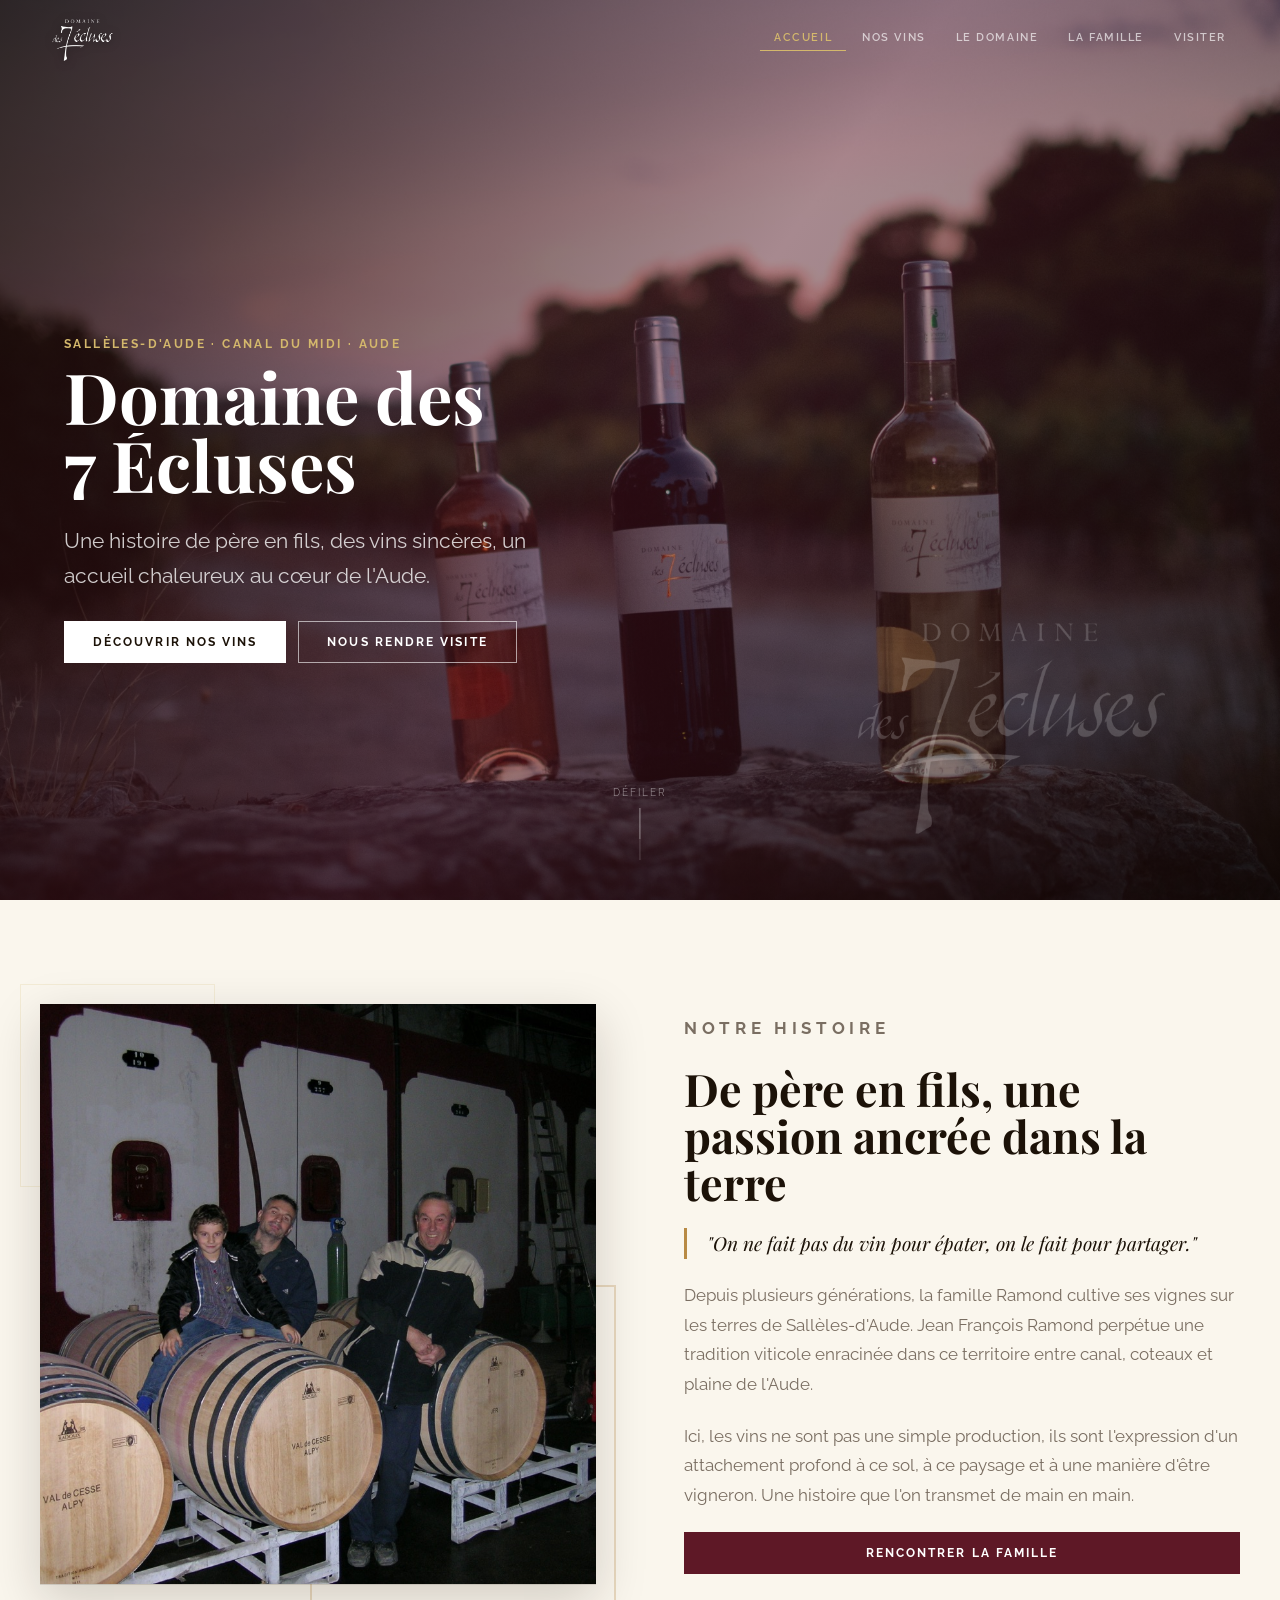
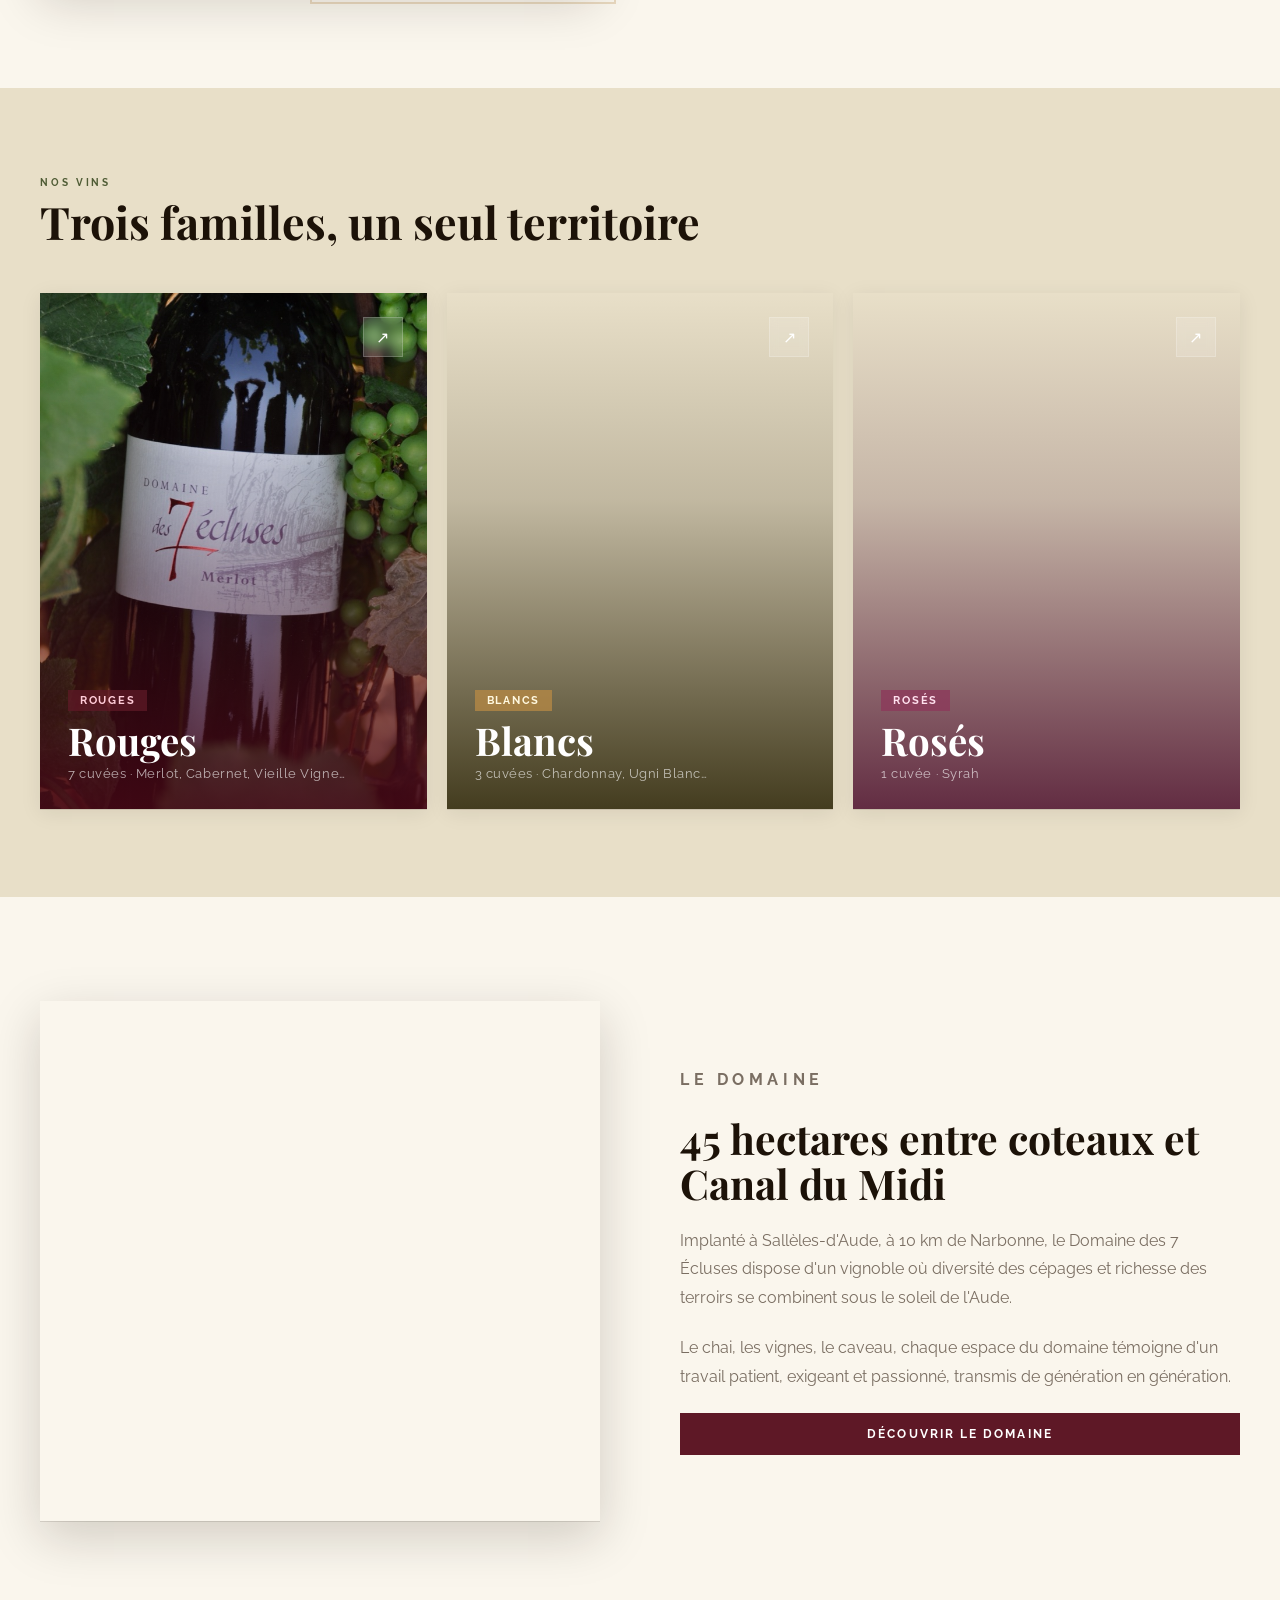
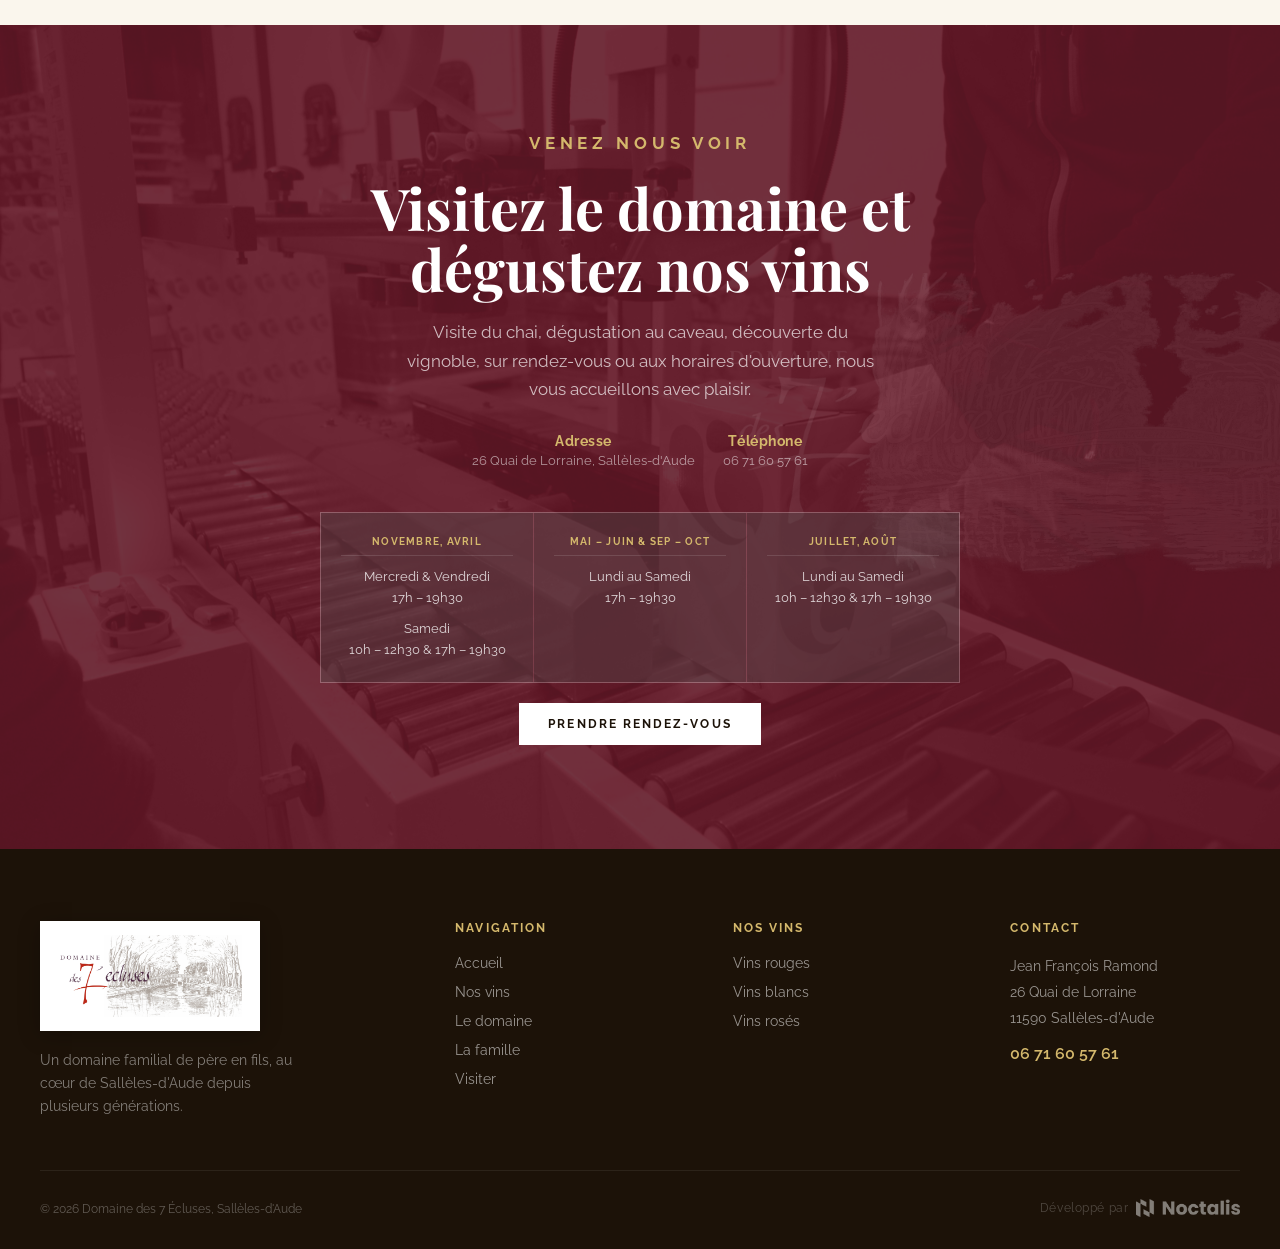
<file: index.html>
<!DOCTYPE html>
<html lang="fr">
<head>
  <meta charset="UTF-8" />
  <script>if(sessionStorage.getItem('site7ecluses_loaded'))document.documentElement.classList.add('skip-loader');</script>
  <meta name="viewport" content="width=device-width, initial-scale=1.0" />
  <title>Domaine des 7 Écluses, Vins de Sallèles-d'Aude</title>
  <meta name="description" content="Domaine des 7 Écluses à Sallèles-d'Aude : vins rouges, blancs et rosés, transmission de père en fils au cœur du Canal du Midi." />
  <link rel="preconnect" href="https://fonts.googleapis.com" />
  <link rel="preconnect" href="https://fonts.gstatic.com" crossorigin />
  <link rel="preload" href="https://fonts.googleapis.com/css2?family=Playfair+Display:ital,wght@0,400;0,600;0,700;0,800;1,400;1,600;1,700&family=Raleway:wght@300;400;500;600;700&display=swap" as="style" onload="this.onload=null;this.rel='stylesheet'" />
  <noscript><link rel="stylesheet" href="https://fonts.googleapis.com/css2?family=Playfair+Display:ital,wght@0,400;0,600;0,700;0,800;1,400;1,600;1,700&family=Raleway:wght@300;400;500;600;700&display=swap" /></noscript>
  <link rel="icon" type="image/png" href="favicon/favicon-7-ecluses.png" />
  <link rel="preload" href="img/hero-home.jpg" as="image" fetchpriority="high" />
  <link rel="stylesheet" href="style.css" />
</head>
<body>

  <!-- LOADER -->
  <div class="loader" aria-hidden="true">
    <img src="logo/logo-7-ecluses-texte-blanc.png" alt="" class="loader__logo" />
    <div class="loader__bar-wrap"><div class="loader__bar"></div></div>
  </div>

  <!-- NAVIGATION -->
  <nav class="site-nav" aria-label="Navigation principale">
    <div class="nav-inner">
      <a href="index.html" class="nav-brand" aria-label="Accueil, Domaine des 7 Écluses">
        <img src="logo/logo-7-ecluses-texte-blanc.png" alt="Domaine des 7 Écluses" class="nav-brand__logo" />
      </a>
      <div class="nav-links">
        <a href="index.html" class="is-active">Accueil</a>
        <a href="vins.html">Nos vins</a>
        <a href="domaine.html">Le domaine</a>
        <a href="equipe.html">La famille</a>
        <a href="visiter.html">Visiter</a>
      </div>
      <button class="nav-burger" aria-expanded="false" aria-label="Menu">
        <span></span><span></span><span></span>
      </button>
    </div>
  </nav>

  <!-- MOBILE MENU -->
  <div class="nav-mobile" role="dialog" aria-label="Menu mobile">
    <a href="index.html" class="is-active">Accueil</a>
    <a href="vins.html">Nos vins</a>
    <a href="domaine.html">Le domaine</a>
    <a href="equipe.html">La famille</a>
    <a href="visiter.html">Visiter</a>
    <p class="nav-mobile__sub">06 71 60 57 61</p>
  </div>

  <!-- HERO -->
  <section class="hero" aria-label="Présentation du domaine">
    <div class="hero__bg">
      <img fetchpriority="high" decoding="async" src="img/hero-home.jpg" alt="Les vins du Domaine des 7 Écluses" />
    </div>
    <div class="hero__overlay"></div>
    <img src="logo/logo-7-ecluses-texte-blanc.png" alt="" class="hero__logo-watermark" aria-hidden="true" />
    <div class="hero__content">
      <p class="hero__eyebrow">Sallèles-d'Aude · Canal du Midi · Aude</p>
      <h1 class="hero__title">
        <span class="hero__title-line"><span>Domaine des</span></span>
        <span class="hero__title-line"><span>7 Écluses</span></span>
      </h1>
      <p class="hero__tagline">
        Une histoire de père en fils, des vins sincères, un accueil chaleureux au cœur de l'Aude.
      </p>
      <div class="hero__actions">
        <a href="vins.html" class="btn btn--light">Découvrir nos vins</a>
        <a href="visiter.html" class="btn btn--ghost">Nous rendre visite</a>
      </div>
    </div>
    <div class="hero__scroll" aria-hidden="true">
      <span>Défiler</span>
      <div class="hero__scroll-bar"></div>
    </div>
  </section>

  <!-- HISTOIRE / PÈRE EN FILS -->
  <section class="section-story">
    <div class="story-inner">
      <div class="story__image-wrap" data-reveal="right">
        <img loading="lazy" decoding="async" src="img/famille.jpg" alt="Père et fils au domaine des 7 Écluses" />
      </div>
      <div class="story__content" data-reveal="left">
        <p class="eyebrow">Notre histoire</p>
        <h2>De père en fils, une passion ancrée dans la terre</h2>
        <blockquote class="story__quote">
          "On ne fait pas du vin pour épater, on le fait pour partager."
        </blockquote>
        <p>
          Depuis plusieurs générations, la famille Ramond cultive ses vignes sur les terres de Sallèles-d'Aude. Jean François Ramond perpétue une tradition viticole enracinée dans ce territoire entre canal, coteaux et plaine de l'Aude.
        </p>
        <p>
          Ici, les vins ne sont pas une simple production, ils sont l'expression d'un attachement profond à ce sol, à ce paysage et à une manière d'être vigneron. Une histoire que l'on transmet de main en main.
        </p>
        <a href="equipe.html" class="btn btn--primary">Rencontrer la famille</a>
      </div>
    </div>
  </section>

  <!-- NOS VINS, 3 FAMILLES -->
  <section class="section-wines">
    <div class="section-head" data-reveal="up">
      <p class="eyebrow">Nos vins</p>
      <h2>Trois familles, un seul territoire</h2>
    </div>
    <div class="wines-grid">
      <a href="vins.html#rouges" class="wine-family wine-family--rouge" data-reveal="up" data-delay="1">
        <div class="wine-family__bg">
          <img loading="lazy" decoding="async" src="img/famille-rouge.jpg" alt="Vins rouges du domaine" />
        </div>
        <div class="wine-family__overlay"></div>
        <div class="wine-family__arrow">↗</div>
        <div class="wine-family__body">
          <span class="wine-family__tag">Rouges</span>
          <div class="wine-family__name">Rouges</div>
          <div class="wine-family__count">7 cuvées · Merlot, Cabernet, Vieille Vigne…</div>
        </div>
      </a>
      <a href="vins.html#blancs" class="wine-family wine-family--blanc" data-reveal="up" data-delay="2">
        <div class="wine-family__bg">
          <img loading="lazy" decoding="async" src="img/vin-blanc-chardonnay.jpg" alt="Vins blancs du domaine" />
        </div>
        <div class="wine-family__overlay"></div>
        <div class="wine-family__arrow">↗</div>
        <div class="wine-family__body">
          <span class="wine-family__tag">Blancs</span>
          <div class="wine-family__name">Blancs</div>
          <div class="wine-family__count">3 cuvées · Chardonnay, Ugni Blanc…</div>
        </div>
      </a>
      <a href="vins.html#roses" class="wine-family wine-family--rose" data-reveal="up" data-delay="3">
        <div class="wine-family__bg">
          <img loading="lazy" decoding="async" src="img/vin-rose-syrah.jpg" alt="Vins rosés du domaine" />
        </div>
        <div class="wine-family__overlay"></div>
        <div class="wine-family__arrow">↗</div>
        <div class="wine-family__body">
          <span class="wine-family__tag">Rosés</span>
          <div class="wine-family__name">Rosés</div>
          <div class="wine-family__count">1 cuvée · Syrah</div>
        </div>
      </a>
    </div>
  </section>

  <!-- LE DOMAINE -->
  <section class="section-domain">
    <div class="domain-inner">
      <div class="domain__photo" data-reveal="right">
        <img loading="lazy" decoding="async" src="img/chai1.jpg" alt="Le chai du domaine des 7 Écluses" />
      </div>
      <div class="domain__content" data-reveal="left">
        <p class="eyebrow">Le domaine</p>
        <h2>45 hectares entre coteaux et Canal du Midi</h2>
        <p>
          Implanté à Sallèles-d'Aude, à 10 km de Narbonne, le Domaine des 7 Écluses dispose d'un vignoble où diversité des cépages et richesse des terroirs se combinent sous le soleil de l'Aude.
        </p>
        <p>
          Le chai, les vignes, le caveau, chaque espace du domaine témoigne d'un travail patient, exigeant et passionné, transmis de génération en génération.
        </p>
        <a href="domaine.html" class="btn btn--primary">Découvrir le domaine</a>
      </div>
    </div>
  </section>

  <!-- CTA VISITE -->
  <section class="section-visit">
    <div class="section-visit__bg">
      <img loading="lazy" decoding="async" src="img/chai-bg.jpg" alt="" aria-hidden="true" />
    </div>
    <img src="logo/logo-7ecluses-blanc.png" alt="" class="section-visit__logo" aria-hidden="true" />
    <div class="visit-inner" data-reveal="up">
      <p class="eyebrow">Venez nous voir</p>
      <h2>Visitez le domaine et dégustez nos vins</h2>
      <p>
        Visite du chai, dégustation au caveau, découverte du vignoble, sur rendez-vous ou aux horaires d'ouverture, nous vous accueillons avec plaisir.
      </p>
      <div class="visit-details">
        <div class="visit-detail">
          <strong>Adresse</strong>
          26 Quai de Lorraine, Sallèles-d'Aude
        </div>
        <div class="visit-detail">
          <strong>Téléphone</strong>
          <a href="tel:+33671605761" style="color:inherit;">06 71 60 57 61</a>
        </div>
      </div>
      <div class="visit-hours">
        <div class="visit-hour-block">
          <strong>Novembre, Avril</strong>
          <span>Mercredi &amp; Vendredi<br>17h – 19h30</span>
          <span>Samedi<br>10h – 12h30 &amp; 17h – 19h30</span>
        </div>
        <div class="visit-hour-block">
          <strong>Mai – Juin &amp; Sep – Oct</strong>
          <span>Lundi au Samedi<br>17h – 19h30</span>
        </div>
        <div class="visit-hour-block">
          <strong>Juillet, Août</strong>
          <span>Lundi au Samedi<br>10h – 12h30 &amp; 17h – 19h30</span>
        </div>
      </div>
      <a href="visiter.html" class="btn btn--light">Prendre rendez-vous</a>
    </div>
  </section>

  <!-- FOOTER -->
  <footer class="site-footer">
    <div class="footer-inner">
      <div class="footer-brand">
        <img src="logo/logo-7-ecluses-original-avec-fond.jpg" alt="Domaine des 7 Écluses" class="footer-brand__logo" />
        <p class="footer-brand__tagline">Un domaine familial de père en fils, au cœur de Sallèles-d'Aude depuis plusieurs générations.</p>
      </div>
      <div class="footer-col">
        <h4>Navigation</h4>
        <ul>
          <li><a href="index.html">Accueil</a></li>
          <li><a href="vins.html">Nos vins</a></li>
          <li><a href="domaine.html">Le domaine</a></li>
          <li><a href="equipe.html">La famille</a></li>
          <li><a href="visiter.html">Visiter</a></li>
        </ul>
      </div>
      <div class="footer-col">
        <h4>Nos vins</h4>
        <ul>
          <li><a href="vins.html#rouges">Vins rouges</a></li>
          <li><a href="vins.html#blancs">Vins blancs</a></li>
          <li><a href="vins.html#roses">Vins rosés</a></li>
        </ul>
      </div>
      <div class="footer-col">
        <h4>Contact</h4>
        <address>
          Jean François Ramond<br/>
          26 Quai de Lorraine<br/>
          11590 Sallèles-d'Aude<br/>
          <a href="tel:+33671605761" class="footer-phone">06 71 60 57 61</a>
        </address>
      </div>
    </div>
    <div class="footer-bottom">
      <span>© 2026 Domaine des 7 Écluses, Sallèles-d'Aude</span>
      <a href="https://noctalis.digital" target="_blank" rel="noopener" class="footer-noctalis">
        <span>Développé par</span>
        <img src="Noctalis Dark Background PNG.png" alt="Noctalis" />
      </a>
    </div>
  </footer>

  <script src="script.js"></script>
</body>
</html>
</file>
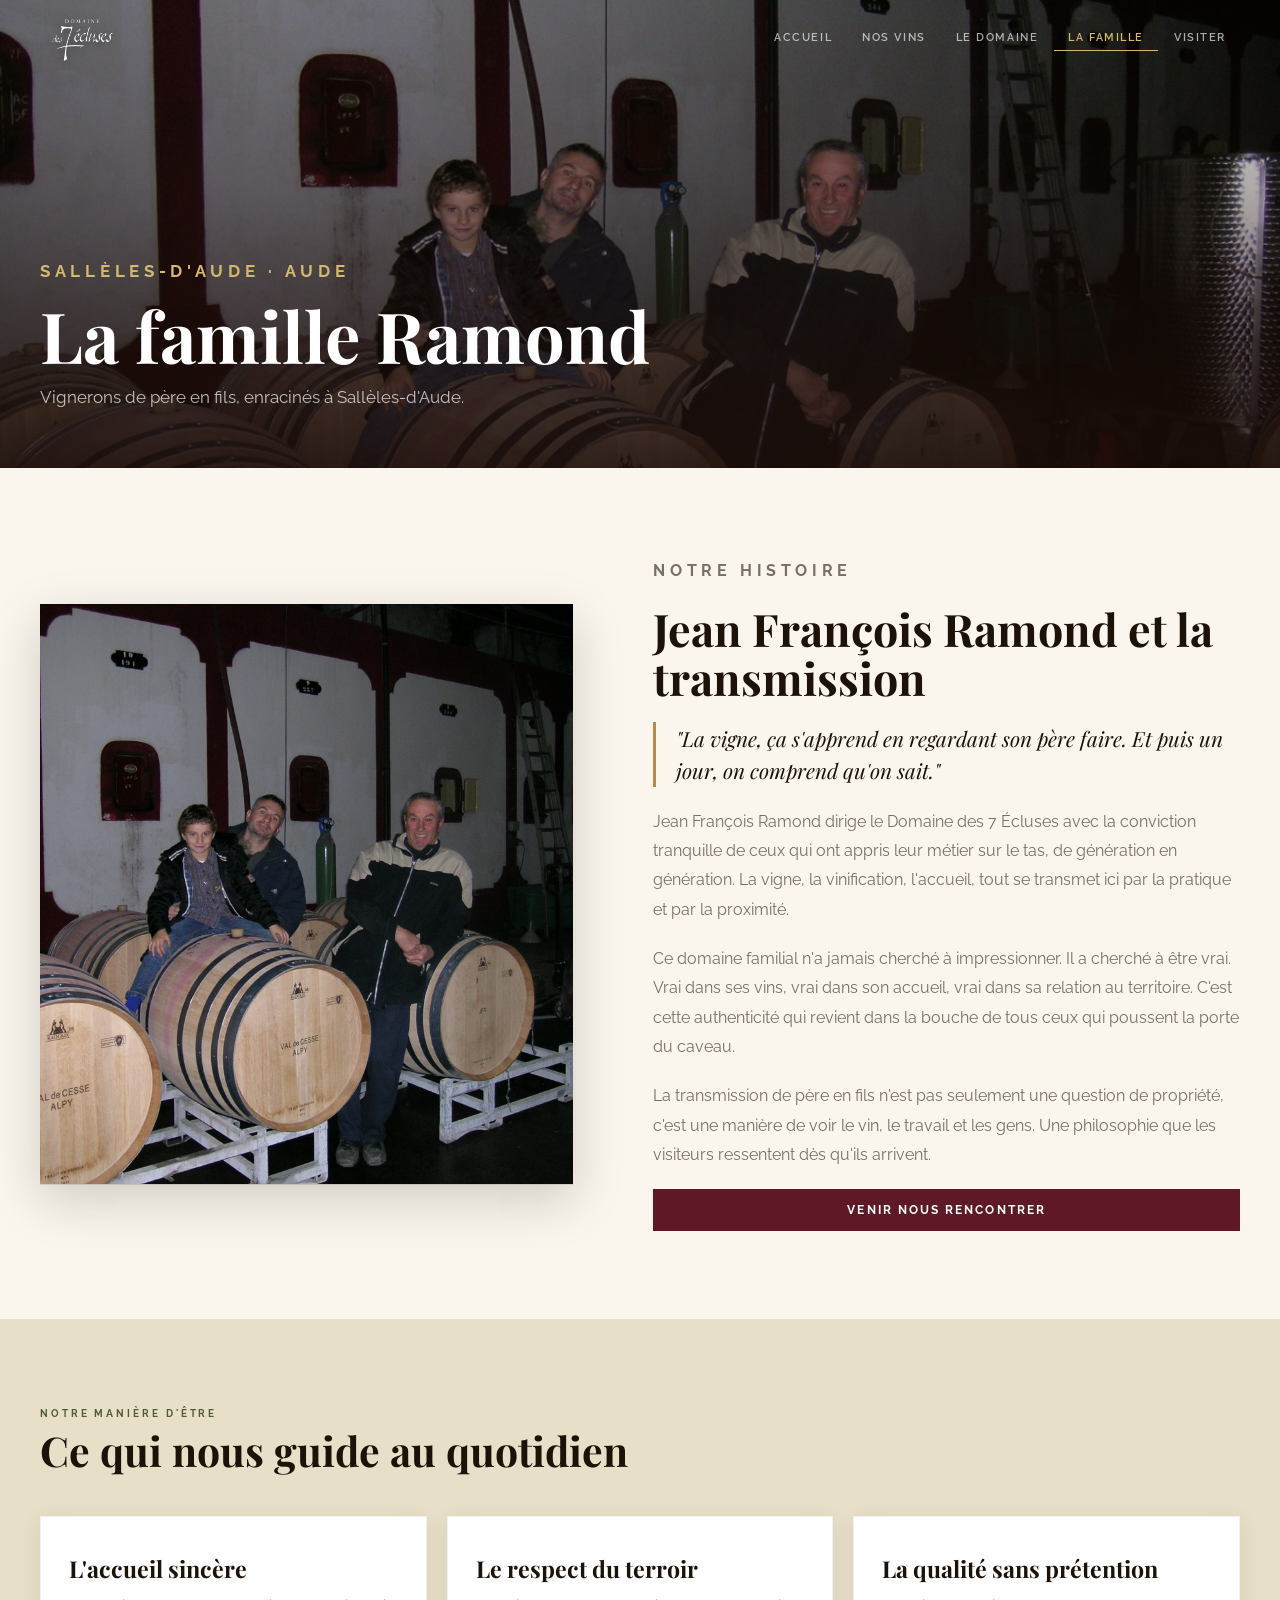
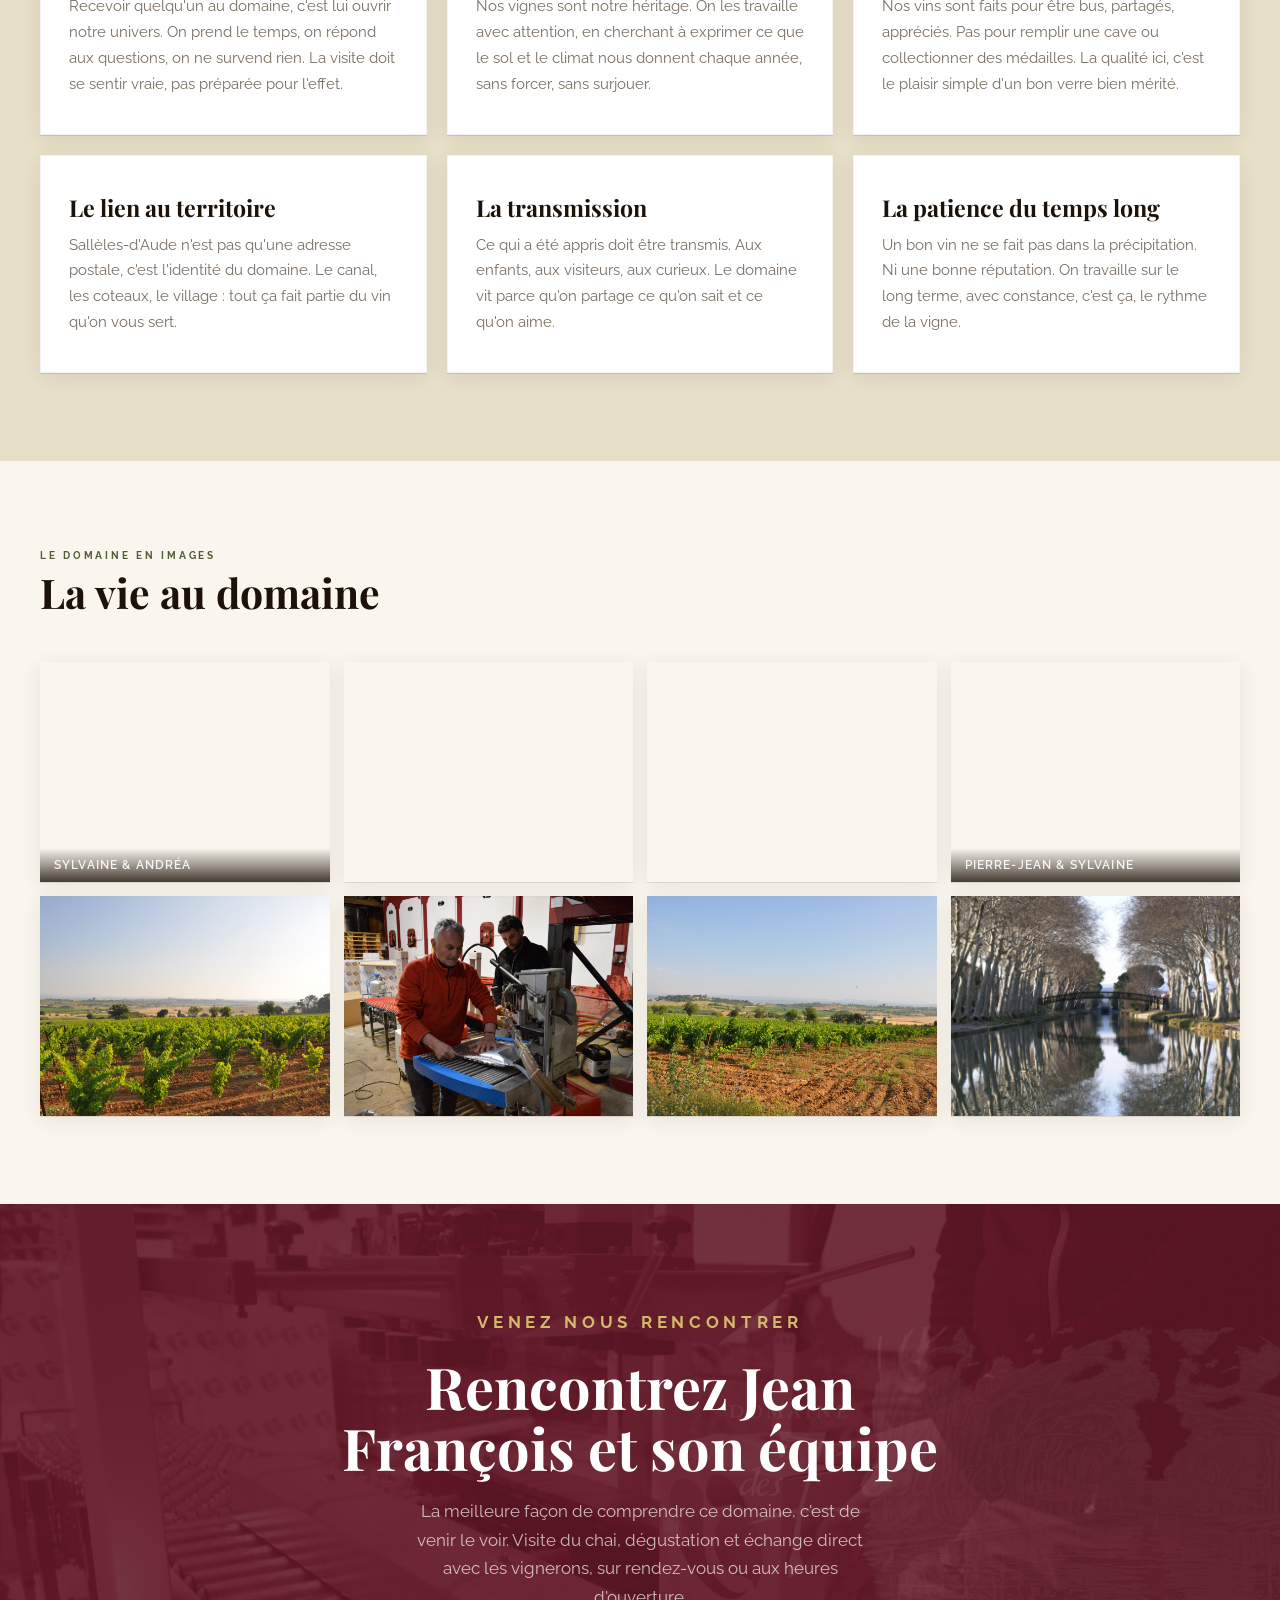
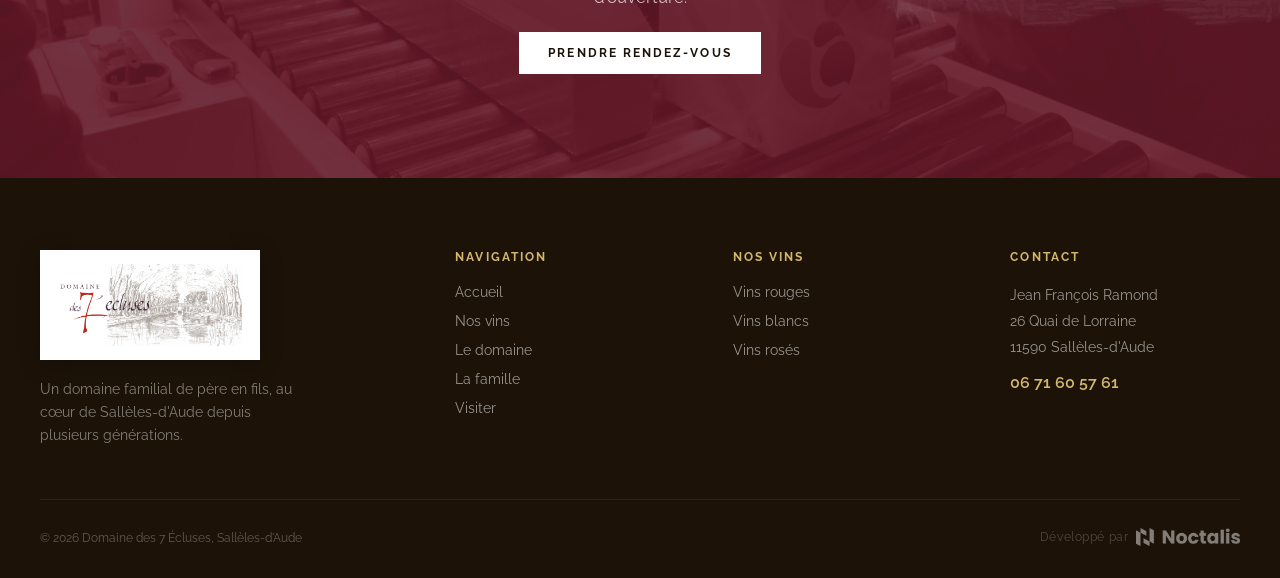
<file: equipe.html>
<!DOCTYPE html>
<html lang="fr">
<head>
  <meta charset="UTF-8" />
  <script>if(sessionStorage.getItem('site7ecluses_loaded'))document.documentElement.classList.add('skip-loader');</script>
  <meta name="viewport" content="width=device-width, initial-scale=1.0" />
  <title>La famille, Domaine des 7 Écluses</title>
  <meta name="description" content="La famille Ramond, vignerons de père en fils au Domaine des 7 Écluses à Sallèles-d'Aude. Un accueil sincère et chaleureux." />
  <link rel="preconnect" href="https://fonts.googleapis.com" />
  <link rel="preconnect" href="https://fonts.gstatic.com" crossorigin />
  <link rel="preload" href="https://fonts.googleapis.com/css2?family=Playfair+Display:ital,wght@0,400;0,600;0,700;0,800;1,400;1,600;1,700&family=Raleway:wght@300;400;500;600;700&display=swap" as="style" onload="this.onload=null;this.rel='stylesheet'" />
  <noscript><link rel="stylesheet" href="https://fonts.googleapis.com/css2?family=Playfair+Display:ital,wght@0,400;0,600;0,700;0,800;1,400;1,600;1,700&family=Raleway:wght@300;400;500;600;700&display=swap" /></noscript>
  <link rel="icon" type="image/png" href="favicon/favicon-7-ecluses.png" />
  <link rel="preload" href="img/famille.jpg" as="image" fetchpriority="high" />
  <link rel="stylesheet" href="style.css" />
</head>
<body>

  <!-- LOADER -->
  <div class="loader" aria-hidden="true">
    <img src="logo/logo-7-ecluses-texte-blanc.png" alt="" class="loader__logo" />
    <div class="loader__bar-wrap"><div class="loader__bar"></div></div>
  </div>

  <!-- NAVIGATION -->
  <nav class="site-nav" aria-label="Navigation principale">
    <div class="nav-inner">
      <a href="index.html" class="nav-brand" aria-label="Accueil, Domaine des 7 Écluses">
        <img src="logo/logo-7-ecluses-texte-blanc.png" alt="Domaine des 7 Écluses" class="nav-brand__logo" />
      </a>
      <div class="nav-links">
        <a href="index.html">Accueil</a>
        <a href="vins.html">Nos vins</a>
        <a href="domaine.html">Le domaine</a>
        <a href="equipe.html" class="is-active">La famille</a>
        <a href="visiter.html">Visiter</a>
      </div>
      <button class="nav-burger" aria-expanded="false" aria-label="Menu">
        <span></span><span></span><span></span>
      </button>
    </div>
  </nav>

  <!-- MOBILE MENU -->
  <div class="nav-mobile" role="dialog" aria-label="Menu mobile">
    <a href="index.html">Accueil</a>
    <a href="vins.html">Nos vins</a>
    <a href="domaine.html">Le domaine</a>
    <a href="equipe.html" class="is-active">La famille</a>
    <a href="visiter.html">Visiter</a>
    <p class="nav-mobile__sub">06 71 60 57 61</p>
  </div>

  <!-- PAGE HERO -->
  <header class="page-hero">
    <div class="page-hero__bg">
      <img fetchpriority="high" decoding="async" src="img/famille.jpg" alt="La famille Ramond" />
    </div>
    <div class="page-hero__overlay"></div>
    <div class="page-hero__content">
      <p class="eyebrow">Sallèles-d'Aude · Aude</p>
      <h1>La famille Ramond</h1>
      <p>Vignerons de père en fils, enracinés à Sallèles-d'Aude.</p>
    </div>
  </header>

  <main>

    <!-- PÈRE EN FILS, SECTION PRINCIPALE -->
    <section class="team-section">
      <div class="team-inner">
        <div class="team-hero-grid">
          <div class="team-photo" data-reveal="right">
            <img loading="lazy" decoding="async" src="img/famille.jpg" alt="Père et fils, Jean François Ramond au domaine des 7 Écluses" />
          </div>
          <div class="team-content" data-reveal="left">
            <p class="eyebrow">Notre histoire</p>
            <h2>Jean François Ramond et la transmission</h2>
            <blockquote class="team-quote">
              "La vigne, ça s'apprend en regardant son père faire. Et puis un jour, on comprend qu'on sait."
            </blockquote>
            <p>
              Jean François Ramond dirige le Domaine des 7 Écluses avec la conviction tranquille de ceux qui ont appris leur métier sur le tas, de génération en génération. La vigne, la vinification, l'accueil, tout se transmet ici par la pratique et par la proximité.
            </p>
            <p>
              Ce domaine familial n'a jamais cherché à impressionner. Il a cherché à être vrai. Vrai dans ses vins, vrai dans son accueil, vrai dans sa relation au territoire. C'est cette authenticité qui revient dans la bouche de tous ceux qui poussent la porte du caveau.
            </p>
            <p>
              La transmission de père en fils n'est pas seulement une question de propriété, c'est une manière de voir le vin, le travail et les gens. Une philosophie que les visiteurs ressentent dès qu'ils arrivent.
            </p>
            <a href="visiter.html" class="btn btn--primary">Venir nous rencontrer</a>
          </div>
        </div>
      </div>
    </section>

    <!-- VALEURS -->
    <section class="team-section team-section--muted">
      <div class="team-inner">
        <div class="values-section-head" data-reveal="up">
          <p class="eyebrow">Notre manière d'être</p>
          <h2>Ce qui nous guide au quotidien</h2>
        </div>
        <div class="values-grid">
          <div class="value-card" data-reveal="up" data-delay="1">
            <h3>L'accueil sincère</h3>
            <p>
              Recevoir quelqu'un au domaine, c'est lui ouvrir notre univers. On prend le temps, on répond aux questions, on ne survend rien. La visite doit se sentir vraie, pas préparée pour l'effet.
            </p>
          </div>
          <div class="value-card" data-reveal="up" data-delay="2">
            <h3>Le respect du terroir</h3>
            <p>
              Nos vignes sont notre héritage. On les travaille avec attention, en cherchant à exprimer ce que le sol et le climat nous donnent chaque année, sans forcer, sans surjouer.
            </p>
          </div>
          <div class="value-card" data-reveal="up" data-delay="3">
            <h3>La qualité sans prétention</h3>
            <p>
              Nos vins sont faits pour être bus, partagés, appréciés. Pas pour remplir une cave ou collectionner des médailles. La qualité ici, c'est le plaisir simple d'un bon verre bien mérité.
            </p>
          </div>
          <div class="value-card" data-reveal="up" data-delay="1">
            <h3>Le lien au territoire</h3>
            <p>
              Sallèles-d'Aude n'est pas qu'une adresse postale, c'est l'identité du domaine. Le canal, les coteaux, le village : tout ça fait partie du vin qu'on vous sert.
            </p>
          </div>
          <div class="value-card" data-reveal="up" data-delay="2">
            <h3>La transmission</h3>
            <p>
              Ce qui a été appris doit être transmis. Aux enfants, aux visiteurs, aux curieux. Le domaine vit parce qu'on partage ce qu'on sait et ce qu'on aime.
            </p>
          </div>
          <div class="value-card" data-reveal="up" data-delay="3">
            <h3>La patience du temps long</h3>
            <p>
              Un bon vin ne se fait pas dans la précipitation. Ni une bonne réputation. On travaille sur le long terme, avec constance, c'est ça, le rythme de la vigne.
            </p>
          </div>
        </div>
      </div>
    </section>

    <!-- GALERIE -->
    <section class="team-section">
      <div class="team-inner">
        <div style="margin-bottom:44px;" data-reveal="up">
          <p class="eyebrow">Le domaine en images</p>
          <h2 style="font-family:'Playfair Display',serif;font-size:clamp(2rem,3.2vw,2.8rem);font-weight:700;line-height:1.05;margin-top:10px;">La vie au domaine</h2>
        </div>
        <div class="team-gallery-grid">
          <div class="gallery-item gallery-item--caption" data-reveal="up" data-delay="1">
            <img loading="lazy" decoding="async" src="img/boutique1.jpg" alt="Sylvaine et Andréa Ramond à la boutique" />
            <div class="gallery-caption">Sylvaine &amp; Andréa</div>
          </div>
          <div class="gallery-item" data-reveal="up" data-delay="2">
            <img loading="lazy" decoding="async" src="img/usine.jpg" alt="Au domaine" />
          </div>
          <div class="gallery-item" data-reveal="up" data-delay="3">
            <img loading="lazy" decoding="async" src="img/vin-rouge-val-de-cesse.jpg" alt="Les vins" />
          </div>
          <div class="gallery-item gallery-item--caption" data-reveal="up" data-delay="4">
            <img loading="lazy" decoding="async" src="img/boutique2.jpg" alt="Pierre-Jean et Sylvaine Ramond à la boutique" />
            <div class="gallery-caption">Pierre-Jean &amp; Sylvaine</div>
          </div>
          <div class="gallery-item" data-reveal="up" data-delay="1">
            <img loading="lazy" decoding="async" src="img/vignes4.jpg" alt="Dans les vignes" />
          </div>
          <div class="gallery-item" data-reveal="up" data-delay="2">
            <img loading="lazy" decoding="async" src="img/chai1.jpg" alt="Le chai" />
          </div>
          <div class="gallery-item" data-reveal="up" data-delay="3">
            <img loading="lazy" decoding="async" src="img/vignes6.jpg" alt="Les vignes" />
          </div>
          <div class="gallery-item" data-reveal="up" data-delay="4">
            <img loading="lazy" decoding="async" src="img/village.jpg" alt="Le domaine" />
          </div>
        </div>
      </div>
    </section>

    <!-- CTA VISITE -->
    <section class="section-visit">
      <div class="section-visit__bg">
        <img loading="lazy" decoding="async" src="img/chai-bg.jpg" alt="" aria-hidden="true" />
      </div>
      <img src="logo/logo-7ecluses-blanc.png" alt="" class="section-visit__logo" aria-hidden="true" />
      <div class="visit-inner" data-reveal="up">
        <p class="eyebrow">Venez nous rencontrer</p>
        <h2>Rencontrez Jean François et son équipe</h2>
        <p>
          La meilleure façon de comprendre ce domaine, c'est de venir le voir. Visite du chai, dégustation et échange direct avec les vignerons, sur rendez-vous ou aux heures d'ouverture.
        </p>
        <a href="visiter.html" class="btn btn--light">Prendre rendez-vous</a>
      </div>
    </section>

  </main>

  <!-- FOOTER -->
  <footer class="site-footer">
    <div class="footer-inner">
      <div class="footer-brand">
        <img src="logo/logo-7-ecluses-original-avec-fond.jpg" alt="Domaine des 7 Écluses" class="footer-brand__logo" />
        <p class="footer-brand__tagline">Un domaine familial de père en fils, au cœur de Sallèles-d'Aude depuis plusieurs générations.</p>
      </div>
      <div class="footer-col">
        <h4>Navigation</h4>
        <ul>
          <li><a href="index.html">Accueil</a></li>
          <li><a href="vins.html">Nos vins</a></li>
          <li><a href="domaine.html">Le domaine</a></li>
          <li><a href="equipe.html">La famille</a></li>
          <li><a href="visiter.html">Visiter</a></li>
        </ul>
      </div>
      <div class="footer-col">
        <h4>Nos vins</h4>
        <ul>
          <li><a href="vins.html#rouges">Vins rouges</a></li>
          <li><a href="vins.html#blancs">Vins blancs</a></li>
          <li><a href="vins.html#roses">Vins rosés</a></li>
        </ul>
      </div>
      <div class="footer-col">
        <h4>Contact</h4>
        <address>
          Jean François Ramond<br/>
          26 Quai de Lorraine<br/>
          11590 Sallèles-d'Aude<br/>
          <a href="tel:+33671605761" class="footer-phone">06 71 60 57 61</a>
        </address>
      </div>
    </div>
    <div class="footer-bottom">
      <span>© 2026 Domaine des 7 Écluses, Sallèles-d'Aude</span>
      <a href="https://noctalis.digital" target="_blank" rel="noopener" class="footer-noctalis">
        <span>Développé par</span>
        <img src="Noctalis Dark Background PNG.png" alt="Noctalis" />
      </a>
    </div>
  </footer>

  <script src="script.js"></script>
</body>
</html>
</file>
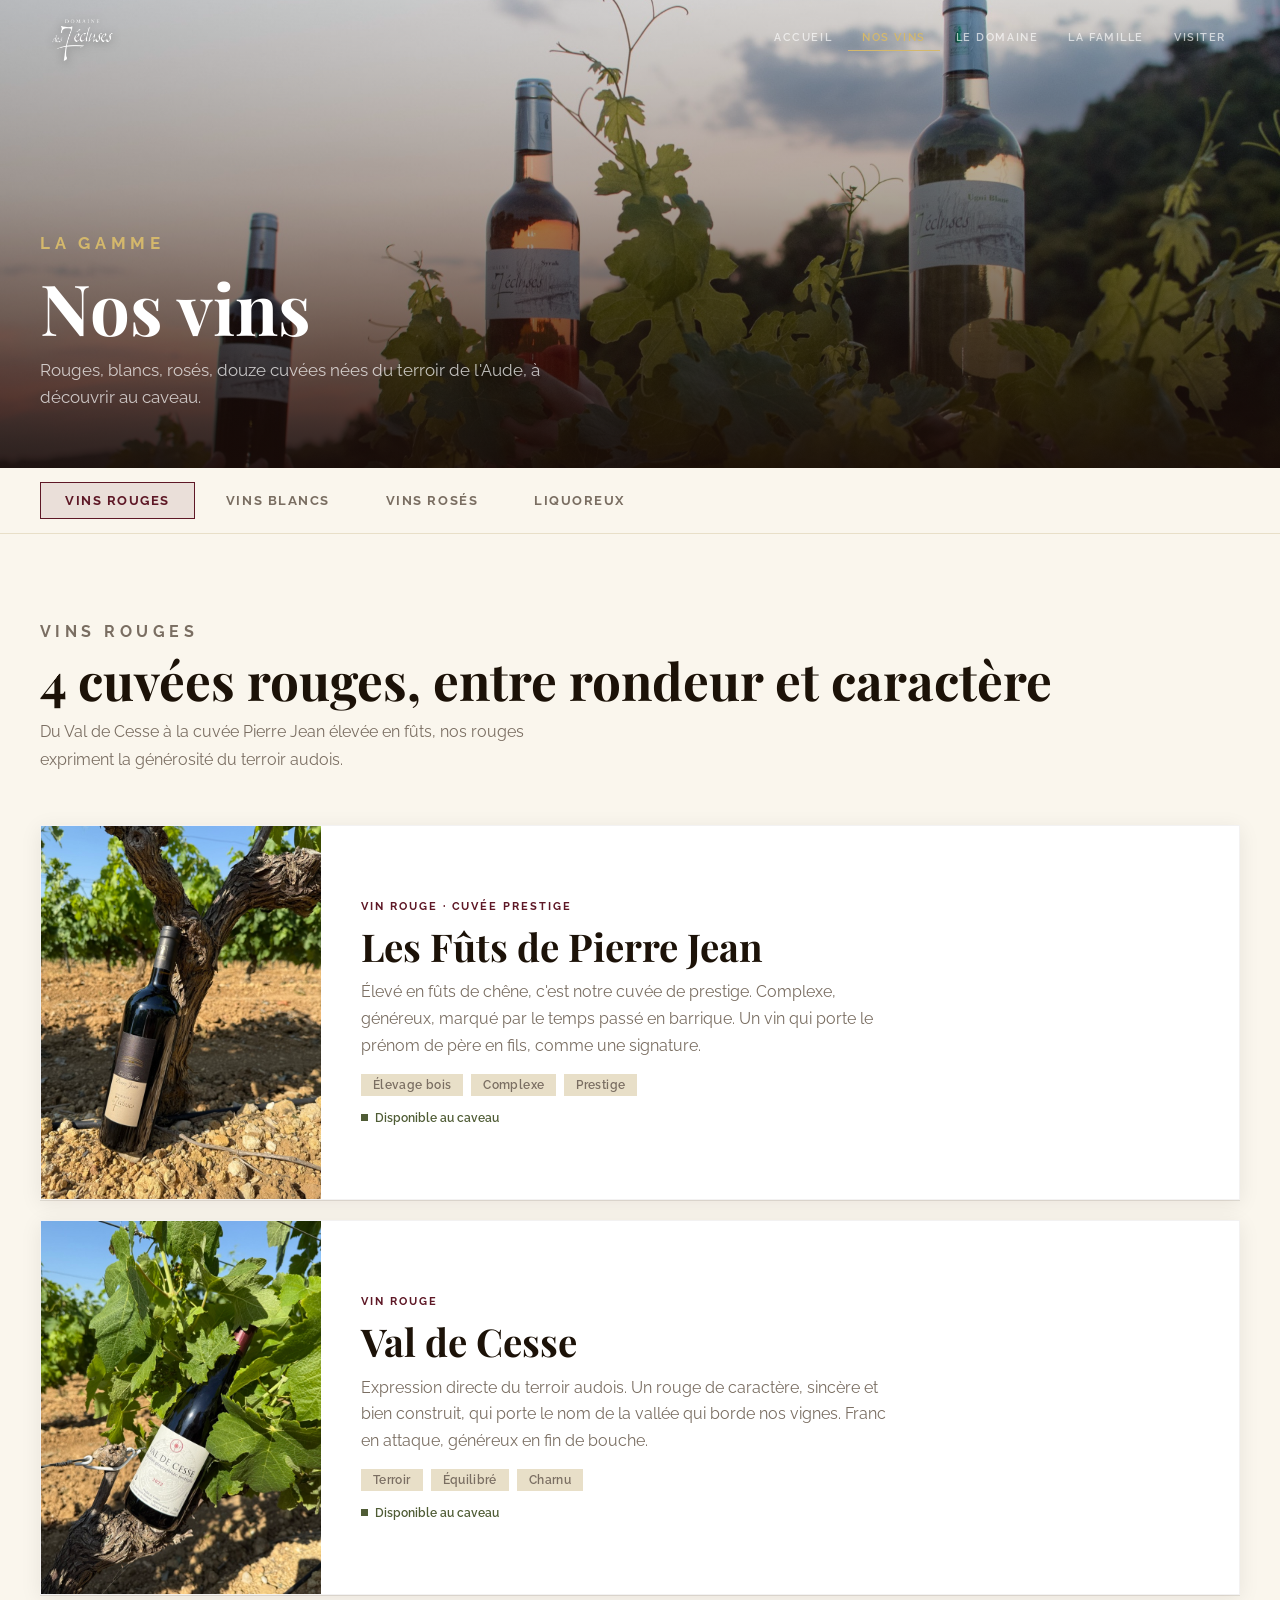
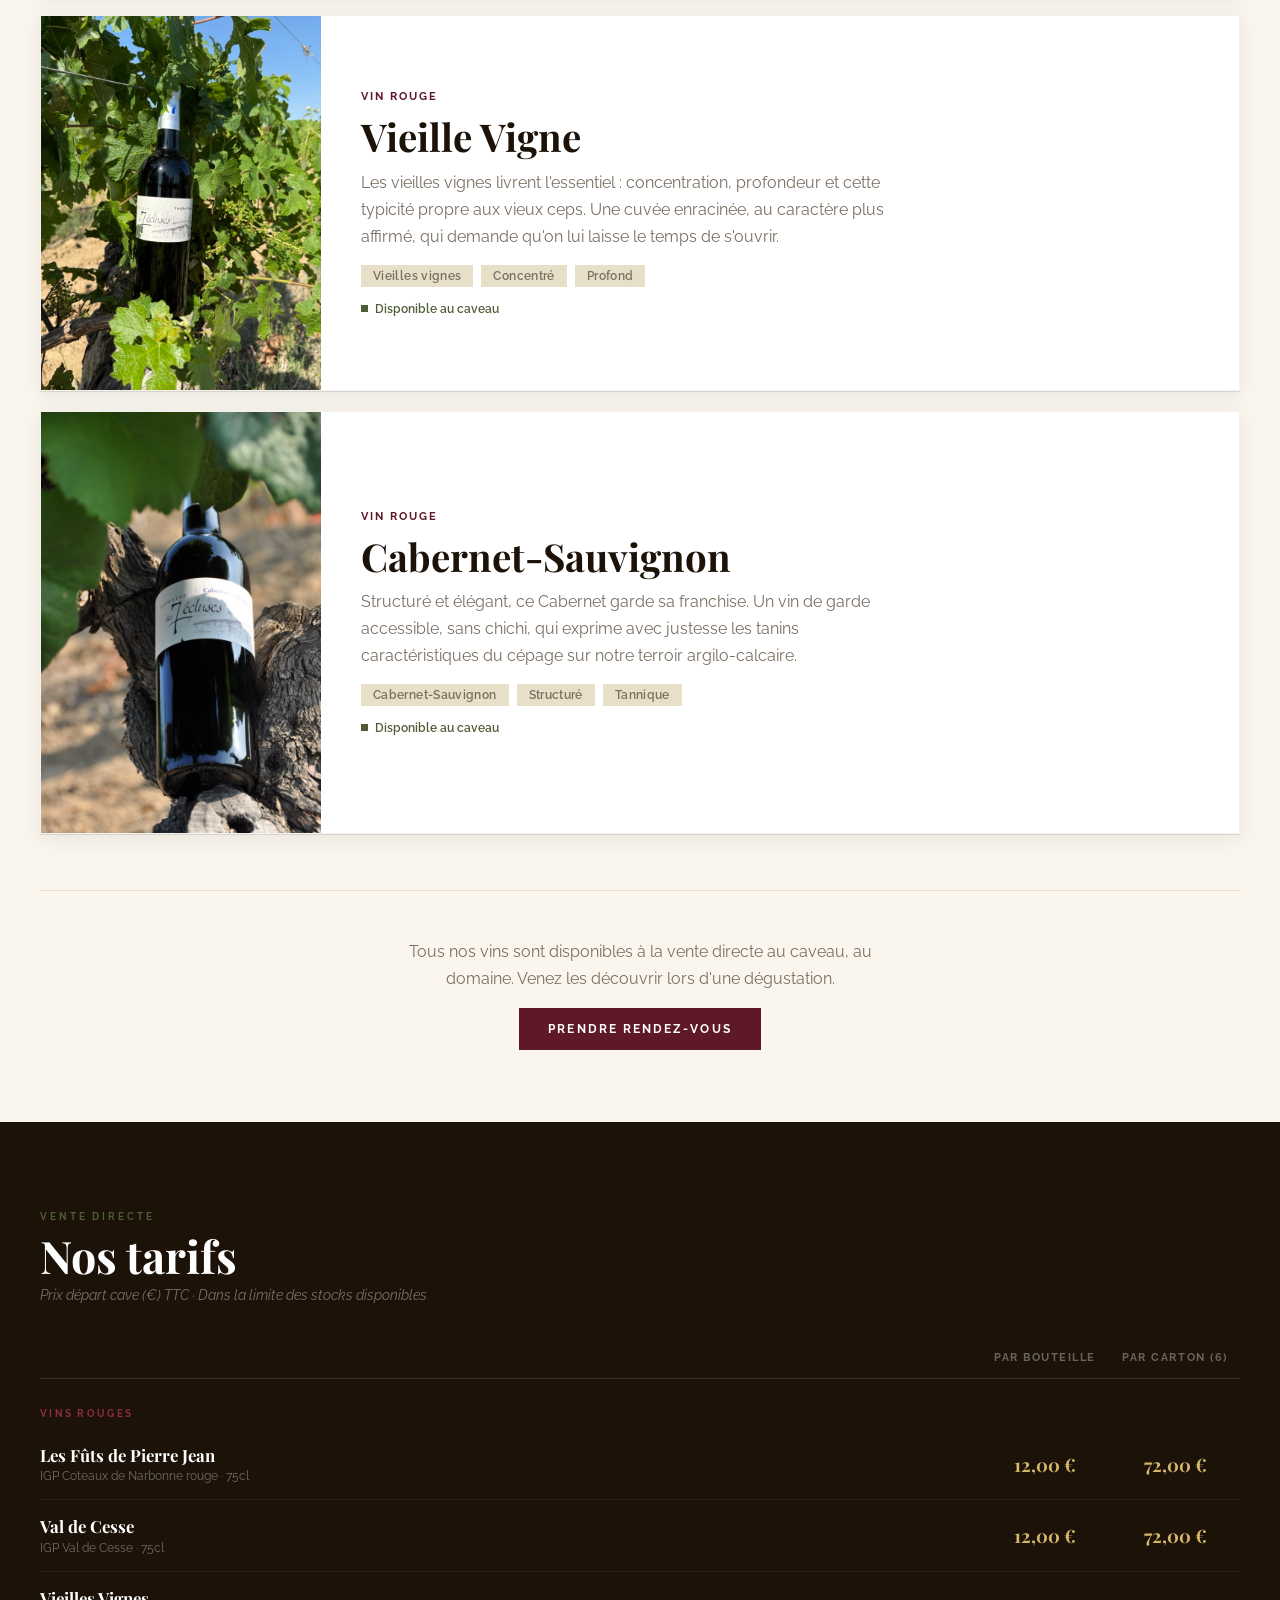
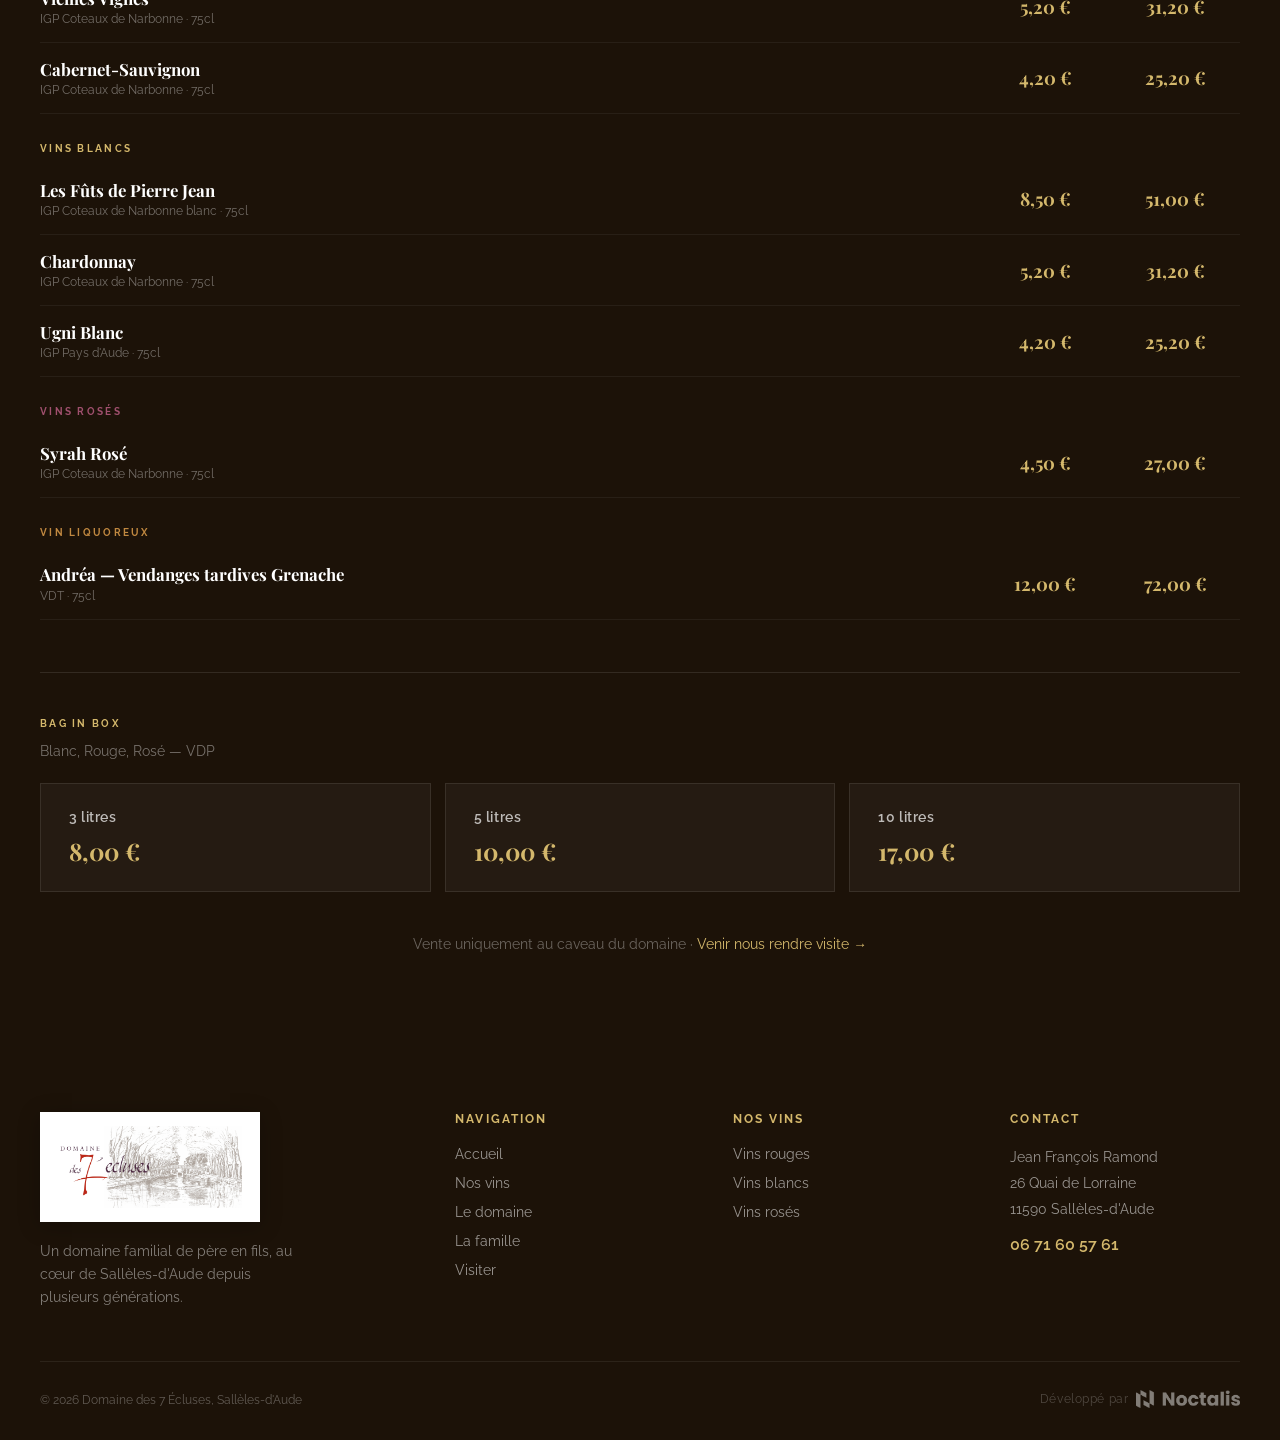
<file: vins.html>
<!DOCTYPE html>
<html lang="fr">
<head>
  <meta charset="UTF-8" />
  <script>if(sessionStorage.getItem('site7ecluses_loaded'))document.documentElement.classList.add('skip-loader');</script>
  <meta name="viewport" content="width=device-width, initial-scale=1.0" />
  <title>Nos vins, Domaine des 7 Écluses</title>
  <meta name="description" content="Découvrez toute la gamme du Domaine des 7 Écluses : vins rouges, blancs et rosés issus du terroir de Sallèles-d'Aude." />
  <link rel="preconnect" href="https://fonts.googleapis.com" />
  <link rel="preconnect" href="https://fonts.gstatic.com" crossorigin />
  <link rel="preload" href="https://fonts.googleapis.com/css2?family=Playfair+Display:ital,wght@0,400;0,600;0,700;0,800;1,400;1,600;1,700&family=Raleway:wght@300;400;500;600;700&display=swap" as="style" onload="this.onload=null;this.rel='stylesheet'" />
  <noscript><link rel="stylesheet" href="https://fonts.googleapis.com/css2?family=Playfair+Display:ital,wght@0,400;0,600;0,700;0,800;1,400;1,600;1,700&family=Raleway:wght@300;400;500;600;700&display=swap" /></noscript>
  <link rel="icon" type="image/png" href="favicon/favicon-7-ecluses.png" />
  <link rel="preload" href="img/hero-vins.jpg" as="image" fetchpriority="high" />
  <link rel="stylesheet" href="style.css" />
</head>
<body>

  <!-- LOADER -->
  <div class="loader" aria-hidden="true">
    <img src="logo/logo-7-ecluses-texte-blanc.png" alt="" class="loader__logo" />
    <div class="loader__bar-wrap"><div class="loader__bar"></div></div>
  </div>

  <!-- NAVIGATION -->
  <nav class="site-nav" aria-label="Navigation principale">
    <div class="nav-inner">
      <a href="index.html" class="nav-brand" aria-label="Accueil, Domaine des 7 Écluses">
        <img src="logo/logo-7-ecluses-texte-blanc.png" alt="Domaine des 7 Écluses" class="nav-brand__logo" />
      </a>
      <div class="nav-links">
        <a href="index.html">Accueil</a>
        <a href="vins.html" class="is-active">Nos vins</a>
        <a href="domaine.html">Le domaine</a>
        <a href="equipe.html">La famille</a>
        <a href="visiter.html">Visiter</a>
      </div>
      <button class="nav-burger" aria-expanded="false" aria-label="Menu">
        <span></span><span></span><span></span>
      </button>
    </div>
  </nav>

  <!-- MOBILE MENU -->
  <div class="nav-mobile" role="dialog" aria-label="Menu mobile">
    <a href="index.html">Accueil</a>
    <a href="vins.html" class="is-active">Nos vins</a>
    <a href="domaine.html">Le domaine</a>
    <a href="equipe.html">La famille</a>
    <a href="visiter.html">Visiter</a>
    <p class="nav-mobile__sub">06 71 60 57 61</p>
  </div>

  <!-- PAGE HERO -->
  <header class="page-hero">
    <div class="page-hero__bg">
      <img fetchpriority="high" decoding="async" src="img/hero-vins.jpg" alt="Nos vins" />
    </div>
    <div class="page-hero__overlay"></div>
    <div class="page-hero__content">
      <p class="eyebrow">La gamme</p>
      <h1>Nos vins</h1>
      <p>Rouges, blancs, rosés, douze cuvées nées du terroir de l'Aude, à découvrir au caveau.</p>
    </div>
  </header>

  <!-- TABS -->
  <div class="wine-tabs">
    <div class="wine-tabs-inner">
      <button class="tab-btn is-active" data-tab="rouges">Vins Rouges</button>
      <button class="tab-btn" data-tab="blancs">Vins Blancs</button>
      <button class="tab-btn" data-tab="roses">Vins Rosés</button>
      <button class="tab-btn" data-tab="liquoreux">Liquoreux</button>
    </div>
  </div>

  <main>

    <!-- ============ ROUGES ============ -->
    <div class="tab-content is-active" data-tab="rouges">
      <div class="tab-section">
        <div class="tab-header" data-reveal="up">
          <p class="eyebrow">Vins Rouges</p>
          <h2>4 cuvées rouges, entre rondeur et caractère</h2>
          <p>Du Val de Cesse à la cuvée Pierre Jean élevée en fûts, nos rouges expriment la générosité du terroir audois.</p>
        </div>
        <div class="wine-list">

          <article class="wine-card" data-reveal="up" data-delay="1">
            <div class="wine-card__photo wine-card__photo--rouge">
              <img loading="lazy" decoding="async" src="img/vin-rouge-pjr.jpg" alt="Les Fûts de Pierre Jean, Vin Rouge" />
            </div>
            <div class="wine-card__body">
              <span class="wine-card__cat wine-card__cat--rouge">Vin Rouge · Cuvée Prestige</span>
              <h3 class="wine-card__name">Les Fûts de Pierre Jean</h3>
              <p class="wine-card__desc">
                Élevé en fûts de chêne, c'est notre cuvée de prestige. Complexe, généreux, marqué par le temps passé en barrique. Un vin qui porte le prénom de père en fils, comme une signature.
              </p>
              <div class="wine-card__tags">
                <span class="wine-tag">Élevage bois</span>
                <span class="wine-tag">Complexe</span>
                <span class="wine-tag">Prestige</span>
              </div>
              <span class="wine-card__avail">Disponible au caveau</span>
            </div>
          </article>

          <article class="wine-card" data-reveal="up" data-delay="2">
            <div class="wine-card__photo wine-card__photo--rouge">
              <img loading="lazy" decoding="async" src="img/vin-rouge-val-de-cesse.jpg" alt="Val de Cesse" />
            </div>
            <div class="wine-card__body">
              <span class="wine-card__cat wine-card__cat--rouge">Vin Rouge</span>
              <h3 class="wine-card__name">Val de Cesse</h3>
              <p class="wine-card__desc">
                Expression directe du terroir audois. Un rouge de caractère, sincère et bien construit, qui porte le nom de la vallée qui borde nos vignes. Franc en attaque, généreux en fin de bouche.
              </p>
              <div class="wine-card__tags">
                <span class="wine-tag">Terroir</span>
                <span class="wine-tag">Équilibré</span>
                <span class="wine-tag">Charnu</span>
              </div>
              <span class="wine-card__avail">Disponible au caveau</span>
            </div>
          </article>

          <article class="wine-card" data-reveal="up" data-delay="3">
            <div class="wine-card__photo wine-card__photo--rouge">
              <img loading="lazy" decoding="async" src="img/vin-rouge-vieille-vigne.jpg" alt="Vieille Vigne" />
            </div>
            <div class="wine-card__body">
              <span class="wine-card__cat wine-card__cat--rouge">Vin Rouge</span>
              <h3 class="wine-card__name">Vieille Vigne</h3>
              <p class="wine-card__desc">
                Les vieilles vignes livrent l'essentiel : concentration, profondeur et cette typicité propre aux vieux ceps. Une cuvée enracinée, au caractère plus affirmé, qui demande qu'on lui laisse le temps de s'ouvrir.
              </p>
              <div class="wine-card__tags">
                <span class="wine-tag">Vieilles vignes</span>
                <span class="wine-tag">Concentré</span>
                <span class="wine-tag">Profond</span>
              </div>
              <span class="wine-card__avail">Disponible au caveau</span>
            </div>
          </article>

          <article class="wine-card" data-reveal="up" data-delay="1">
            <div class="wine-card__photo wine-card__photo--rouge">
              <img loading="lazy" decoding="async" src="img/vin-rouge-cabernet.jpg" alt="Cabernet-Sauvignon" />
            </div>
            <div class="wine-card__body">
              <span class="wine-card__cat wine-card__cat--rouge">Vin Rouge</span>
              <h3 class="wine-card__name">Cabernet-Sauvignon</h3>
              <p class="wine-card__desc">
                Structuré et élégant, ce Cabernet garde sa franchise. Un vin de garde accessible, sans chichi, qui exprime avec justesse les tanins caractéristiques du cépage sur notre terroir argilo-calcaire.
              </p>
              <div class="wine-card__tags">
                <span class="wine-tag">Cabernet-Sauvignon</span>
                <span class="wine-tag">Structuré</span>
                <span class="wine-tag">Tannique</span>
              </div>
              <span class="wine-card__avail">Disponible au caveau</span>
            </div>
          </article>


        </div>

        <div class="wines-cta" data-reveal="up">
          <p>Tous nos vins sont disponibles à la vente directe au caveau, au domaine. Venez les découvrir lors d'une dégustation.</p>
          <a href="visiter.html" class="btn btn--primary">Prendre rendez-vous</a>
        </div>
      </div>
    </div>

    <!-- ============ BLANCS ============ -->
    <div class="tab-content" data-tab="blancs">
      <div class="tab-section">
        <div class="tab-header" data-reveal="up">
          <p class="eyebrow">Vins Blancs</p>
          <h2>3 cuvées blanches, fraîcheur et lumière</h2>
          <p>Du Chardonnay lumineux à la cuvée Pierre Jean ample et complexe, nos blancs reflètent la générosité ensoleillée de l'Aude.</p>
        </div>
        <div class="wine-list">

          <article class="wine-card" data-reveal="up" data-delay="1">
            <div class="wine-card__photo wine-card__photo--blanc">
              <img loading="lazy" decoding="async" src="img/vin-blanc-pjr.jpg" alt="Les Fûts de Pierre Jean, Vin Blanc" />
            </div>
            <div class="wine-card__body">
              <span class="wine-card__cat wine-card__cat--blanc">Vin Blanc · Cuvée Prestige</span>
              <h3 class="wine-card__name">Les Fûts de Pierre Jean</h3>
              <p class="wine-card__desc">
                Complexité et volume en bouche : ce blanc élevé en fûts de chêne s'épanouit sur les plats de caractère. Une expression plus ample et boisée, signature de notre engagement dans la qualité.
              </p>
              <div class="wine-card__tags">
                <span class="wine-tag">Élevage bois</span>
                <span class="wine-tag">Ample</span>
                <span class="wine-tag">Prestige</span>
              </div>
              <span class="wine-card__avail">Disponible au caveau</span>
            </div>
          </article>

          <article class="wine-card" data-reveal="up" data-delay="2">
            <div class="wine-card__photo wine-card__photo--blanc">
              <img loading="lazy" decoding="async" src="img/vin-blanc-chardonnay.jpg" alt="Chardonnay" />
            </div>
            <div class="wine-card__body">
              <span class="wine-card__cat wine-card__cat--blanc">Vin Blanc</span>
              <h3 class="wine-card__name">Chardonnay</h3>
              <p class="wine-card__desc">
                Lumineux et fruité, avec une belle fraîcheur. Notre blanc de référence pour les beaux jours. Un Chardonnay expressif qui s'accorde aussi bien à l'apéritif qu'avec les poissons et crustacés.
              </p>
              <div class="wine-card__tags">
                <span class="wine-tag">Chardonnay</span>
                <span class="wine-tag">Fruité</span>
                <span class="wine-tag">Frais</span>
              </div>
              <span class="wine-card__avail">Disponible au caveau</span>
            </div>
          </article>

          <article class="wine-card" data-reveal="up" data-delay="3">
            <div class="wine-card__photo wine-card__photo--blanc">
              <img loading="lazy" decoding="async" src="img/vin-blanc-ugni.jpg" alt="Ugni Blanc" />
            </div>
            <div class="wine-card__body">
              <span class="wine-card__cat wine-card__cat--blanc">Vin Blanc</span>
              <h3 class="wine-card__name">Ugni Blanc</h3>
              <p class="wine-card__desc">
                Vif, simple et authentique. Un blanc de soif qui traduit avec franchise nos terroirs chauds. Légèrement floral, avec une acidité nette qui en fait un excellent vin de table au quotidien.
              </p>
              <div class="wine-card__tags">
                <span class="wine-tag">Ugni Blanc</span>
                <span class="wine-tag">Vif</span>
                <span class="wine-tag">Désaltérant</span>
              </div>
              <span class="wine-card__avail">Disponible au caveau</span>
            </div>
          </article>

        </div>

        <div class="wines-cta" data-reveal="up">
          <p>Nos blancs se dégustent sur place au caveau du domaine. Venez les découvrir frais, dans leur meilleur état.</p>
          <a href="visiter.html" class="btn btn--primary">Prendre rendez-vous</a>
        </div>
      </div>
    </div>

    <!-- ============ ROSÉS ============ -->
    <div class="tab-content" data-tab="roses">
      <div class="tab-section">
        <div class="tab-header" data-reveal="up">
          <p class="eyebrow">Vins Rosés</p>
          <h2>1 cuvée rosée, fraîcheur du Midi</h2>
          <p>Notre rosé de Syrah incarne l'esprit estival de l'Aude, gourmand, coloré et sincère.</p>
        </div>
        <div class="wine-list">

          <article class="wine-card" data-reveal="up" data-delay="1">
            <div class="wine-card__photo wine-card__photo--rose">
              <img loading="lazy" decoding="async" src="img/vin-rose-syrah.jpg" alt="Syrah" />
            </div>
            <div class="wine-card__body">
              <span class="wine-card__cat wine-card__cat--rose">Vin Rosé</span>
              <h3 class="wine-card__name">Syrah</h3>
              <p class="wine-card__desc">
                Une expression plus structurée de notre gamme rosé. Toujours dans la gourmandise, mais avec du fond et une belle persistance aromatique. Un rosé gastronomique, généreux et sincère.
              </p>
              <div class="wine-card__tags">
                <span class="wine-tag">Syrah</span>
                <span class="wine-tag">Structuré</span>
                <span class="wine-tag">Gastronomique</span>
              </div>
              <span class="wine-card__avail">Disponible au caveau</span>
            </div>
          </article>

        </div>

        <div class="wines-cta" data-reveal="up">
          <p>Notre rosé est parfait servi bien frais. Venez le déguster au caveau, nous vous accueillons avec plaisir.</p>
          <a href="visiter.html" class="btn btn--primary">Prendre rendez-vous</a>
        </div>
      </div>
    </div>

    <!-- ============ LIQUOREUX ============ -->
    <div class="tab-content" data-tab="liquoreux">
      <div class="tab-section">
        <div class="tab-header" data-reveal="up">
          <p class="eyebrow">Vin Liquoreux</p>
          <h2>Andréa, le vin d'automne</h2>
          <p>Une cuvée à part, née des vendanges tardives et de la générosité de la saison. Andréa porte le prénom de la fille de Jean François, un vin doux, chaleureux, fait pour les moments qui durent.</p>
        </div>
        <div class="wine-list">

          <article class="wine-card wine-card--featured" data-reveal="up" data-delay="1">
            <div class="wine-card__photo wine-card__photo--liquoreux">
              <img loading="lazy" decoding="async" src="img/vin-andrea.jpg" alt="Andréa, vin liquoreux" />
            </div>
            <div class="wine-card__body">
              <span class="wine-card__cat wine-card__cat--liquoreux">Vin Liquoreux · Vendanges tardives</span>
              <h3 class="wine-card__name">Andréa</h3>
              <p class="wine-card__desc">
                Doux et chaleureux, Andréa est un vin d'automne dans l'âme. Né de raisins récoltés tardivement, il développe des arômes de fruits confits, de miel et d'épices douces. À déguster frais, en apéritif ou sur un dessert aux fruits.
              </p>
              <div class="wine-card__tags">
                <span class="wine-tag">Vendanges tardives</span>
                <span class="wine-tag">Doux</span>
                <span class="wine-tag">Fruits confits</span>
                <span class="wine-tag">Automne</span>
              </div>
              <span class="wine-card__avail">Disponible au caveau</span>
            </div>
          </article>

        </div>
        <div class="wines-cta" data-reveal="up">
          <p>Andréa se déguste légèrement frais, à l'apéritif ou en fin de repas. Une exclusivité du domaine, disponible directement au caveau.</p>
          <a href="visiter.html" class="btn btn--primary">Venir au caveau</a>
        </div>
      </div>
    </div>

    <!-- ============ TARIFS ============ -->
    <section class="section-tarifs">
      <div class="tarifs-inner">

        <div class="tarifs-head" data-reveal="up">
          <p class="eyebrow">Vente directe</p>
          <h2>Nos tarifs</h2>
          <p class="tarifs-note">Prix départ cave (€) TTC · Dans la limite des stocks disponibles</p>
        </div>

        <div class="tarifs-table" data-reveal="up">
          <div class="tarifs-table__header">
            <span></span>
            <span>Par bouteille</span>
            <span>Par carton (6)</span>
          </div>

          <!-- ROUGES -->
          <div class="tarifs-cat tarifs-cat--rouge">Vins Rouges</div>

          <div class="tarifs-row">
            <div class="tarifs-row__wine">
              <strong>Les Fûts de Pierre Jean</strong>
              <span>IGP Coteaux de Narbonne rouge · 75cl</span>
            </div>
            <div class="tarifs-row__price">12,00 €</div>
            <div class="tarifs-row__price tarifs-row__price--carton">72,00 €</div>
          </div>

          <div class="tarifs-row">
            <div class="tarifs-row__wine">
              <strong>Val de Cesse</strong>
              <span>IGP Val de Cesse · 75cl</span>
            </div>
            <div class="tarifs-row__price">12,00 €</div>
            <div class="tarifs-row__price tarifs-row__price--carton">72,00 €</div>
          </div>

          <div class="tarifs-row">
            <div class="tarifs-row__wine">
              <strong>Vieilles Vignes</strong>
              <span>IGP Coteaux de Narbonne · 75cl</span>
            </div>
            <div class="tarifs-row__price">5,20 €</div>
            <div class="tarifs-row__price tarifs-row__price--carton">31,20 €</div>
          </div>

          <div class="tarifs-row">
            <div class="tarifs-row__wine">
              <strong>Cabernet-Sauvignon</strong>
              <span>IGP Coteaux de Narbonne · 75cl</span>
            </div>
            <div class="tarifs-row__price">4,20 €</div>
            <div class="tarifs-row__price tarifs-row__price--carton">25,20 €</div>
          </div>

          <!-- BLANCS -->
          <div class="tarifs-cat tarifs-cat--blanc">Vins Blancs</div>

          <div class="tarifs-row">
            <div class="tarifs-row__wine">
              <strong>Les Fûts de Pierre Jean</strong>
              <span>IGP Coteaux de Narbonne blanc · 75cl</span>
            </div>
            <div class="tarifs-row__price">8,50 €</div>
            <div class="tarifs-row__price tarifs-row__price--carton">51,00 €</div>
          </div>

          <div class="tarifs-row">
            <div class="tarifs-row__wine">
              <strong>Chardonnay</strong>
              <span>IGP Coteaux de Narbonne · 75cl</span>
            </div>
            <div class="tarifs-row__price">5,20 €</div>
            <div class="tarifs-row__price tarifs-row__price--carton">31,20 €</div>
          </div>

          <div class="tarifs-row">
            <div class="tarifs-row__wine">
              <strong>Ugni Blanc</strong>
              <span>IGP Pays d'Aude · 75cl</span>
            </div>
            <div class="tarifs-row__price">4,20 €</div>
            <div class="tarifs-row__price tarifs-row__price--carton">25,20 €</div>
          </div>

          <!-- ROSÉS -->
          <div class="tarifs-cat tarifs-cat--rose">Vins Rosés</div>

          <div class="tarifs-row">
            <div class="tarifs-row__wine">
              <strong>Syrah Rosé</strong>
              <span>IGP Coteaux de Narbonne · 75cl</span>
            </div>
            <div class="tarifs-row__price">4,50 €</div>
            <div class="tarifs-row__price tarifs-row__price--carton">27,00 €</div>
          </div>

          <!-- LIQUOREUX -->
          <div class="tarifs-cat tarifs-cat--liquoreux">Vin Liquoreux</div>

          <div class="tarifs-row">
            <div class="tarifs-row__wine">
              <strong>Andréa — Vendanges tardives Grenache</strong>
              <span>VDT · 75cl</span>
            </div>
            <div class="tarifs-row__price">12,00 €</div>
            <div class="tarifs-row__price tarifs-row__price--carton">72,00 €</div>
          </div>
        </div>

        <!-- BAG IN BOX -->
        <div class="tarifs-bib" data-reveal="up">
          <p class="tarifs-cat tarifs-cat--bib">Bag in Box</p>
          <p class="tarifs-bib__sub">Blanc, Rouge, Rosé — VDP</p>
          <div class="tarifs-bib__grid">
            <div class="tarifs-bib__item">
              <strong>3 litres</strong>
              <span>8,00 €</span>
            </div>
            <div class="tarifs-bib__item">
              <strong>5 litres</strong>
              <span>10,00 €</span>
            </div>
            <div class="tarifs-bib__item">
              <strong>10 litres</strong>
              <span>17,00 €</span>
            </div>
          </div>
        </div>

        <p class="tarifs-footer-note" data-reveal="up">Vente uniquement au caveau du domaine · <a href="visiter.html">Venir nous rendre visite →</a></p>

      </div>
    </section>

  </main>

  <!-- FOOTER -->
  <footer class="site-footer">
    <div class="footer-inner">
      <div class="footer-brand">
        <img src="logo/logo-7-ecluses-original-avec-fond.jpg" alt="Domaine des 7 Écluses" class="footer-brand__logo" />
        <p class="footer-brand__tagline">Un domaine familial de père en fils, au cœur de Sallèles-d'Aude depuis plusieurs générations.</p>
      </div>
      <div class="footer-col">
        <h4>Navigation</h4>
        <ul>
          <li><a href="index.html">Accueil</a></li>
          <li><a href="vins.html">Nos vins</a></li>
          <li><a href="domaine.html">Le domaine</a></li>
          <li><a href="equipe.html">La famille</a></li>
          <li><a href="visiter.html">Visiter</a></li>
        </ul>
      </div>
      <div class="footer-col">
        <h4>Nos vins</h4>
        <ul>
          <li><a href="vins.html#rouges">Vins rouges</a></li>
          <li><a href="vins.html#blancs">Vins blancs</a></li>
          <li><a href="vins.html#roses">Vins rosés</a></li>
        </ul>
      </div>
      <div class="footer-col">
        <h4>Contact</h4>
        <address>
          Jean François Ramond<br/>
          26 Quai de Lorraine<br/>
          11590 Sallèles-d'Aude<br/>
          <a href="tel:+33671605761" class="footer-phone">06 71 60 57 61</a>
        </address>
      </div>
    </div>
    <div class="footer-bottom">
      <span>© 2026 Domaine des 7 Écluses, Sallèles-d'Aude</span>
      <a href="https://noctalis.digital" target="_blank" rel="noopener" class="footer-noctalis">
        <span>Développé par</span>
        <img src="Noctalis Dark Background PNG.png" alt="Noctalis" />
      </a>
    </div>
  </footer>

  <script src="script.js"></script>
</body>
</html>
</file>
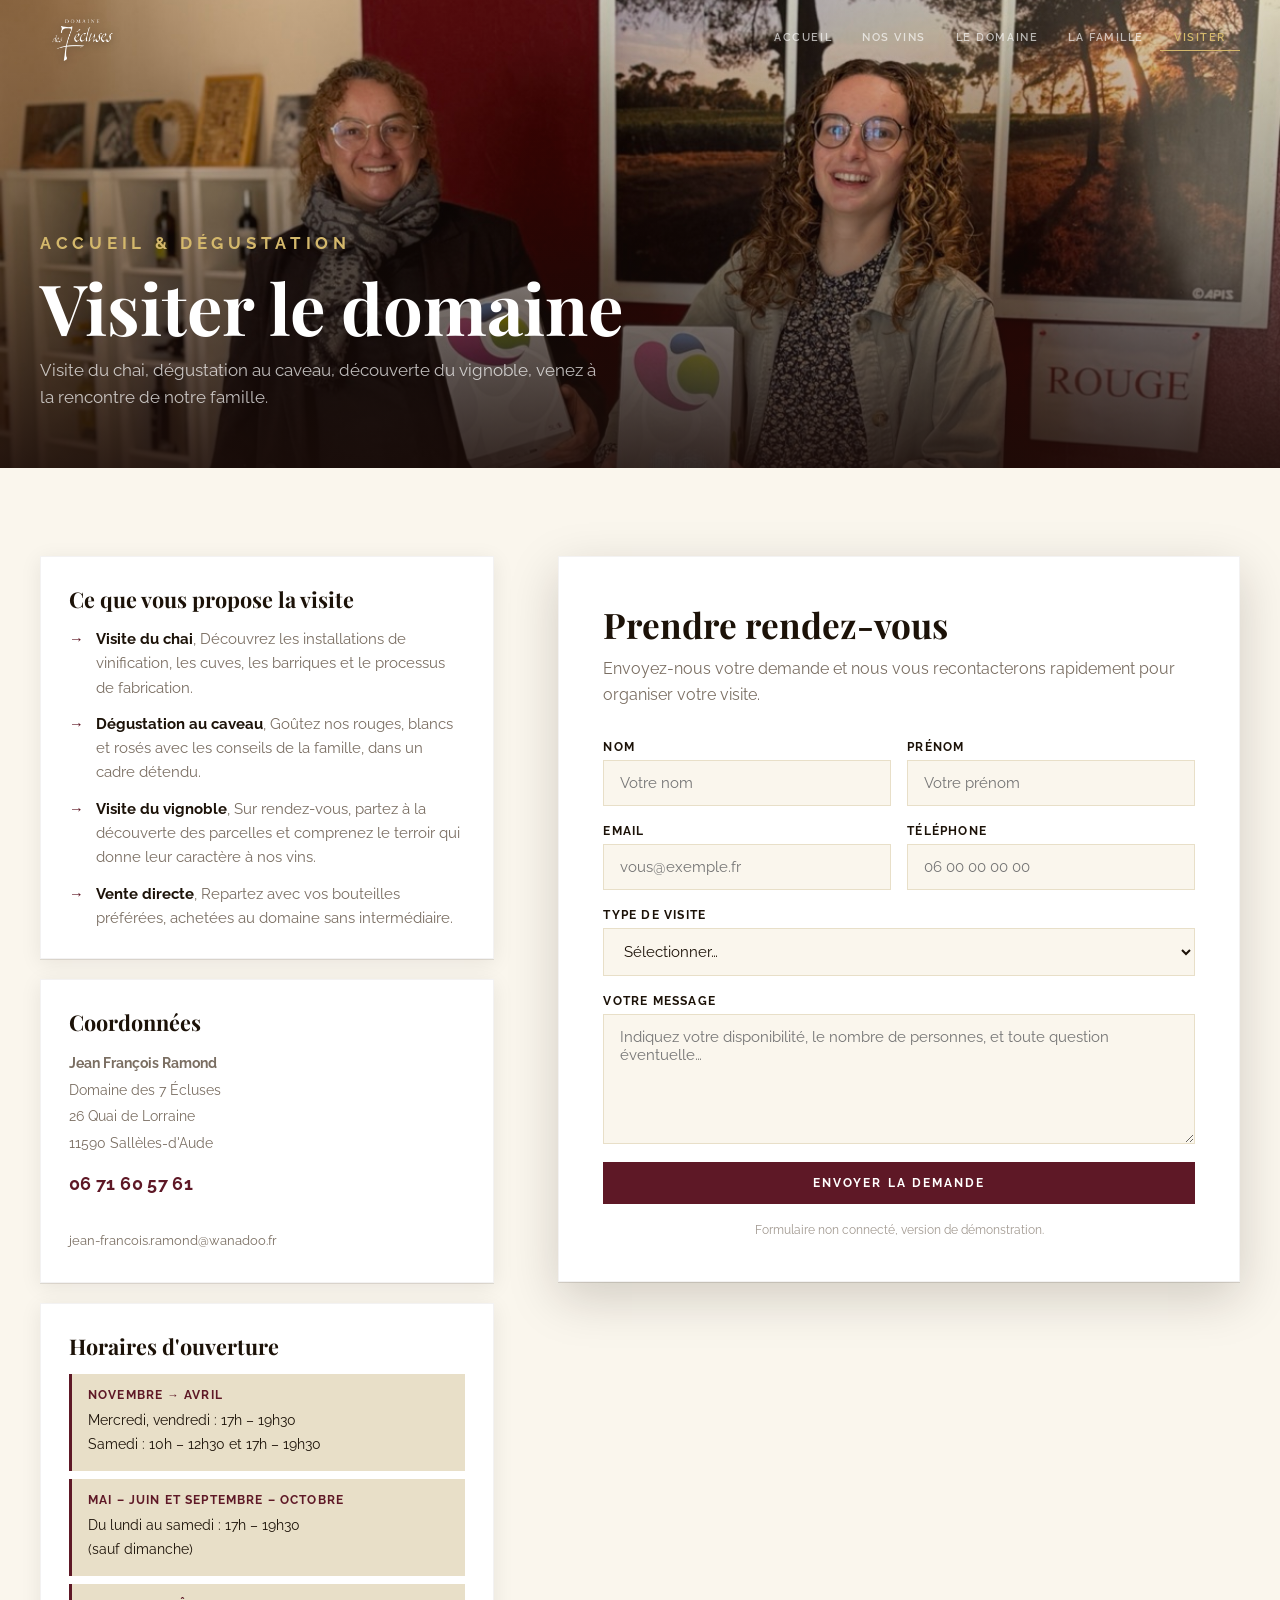
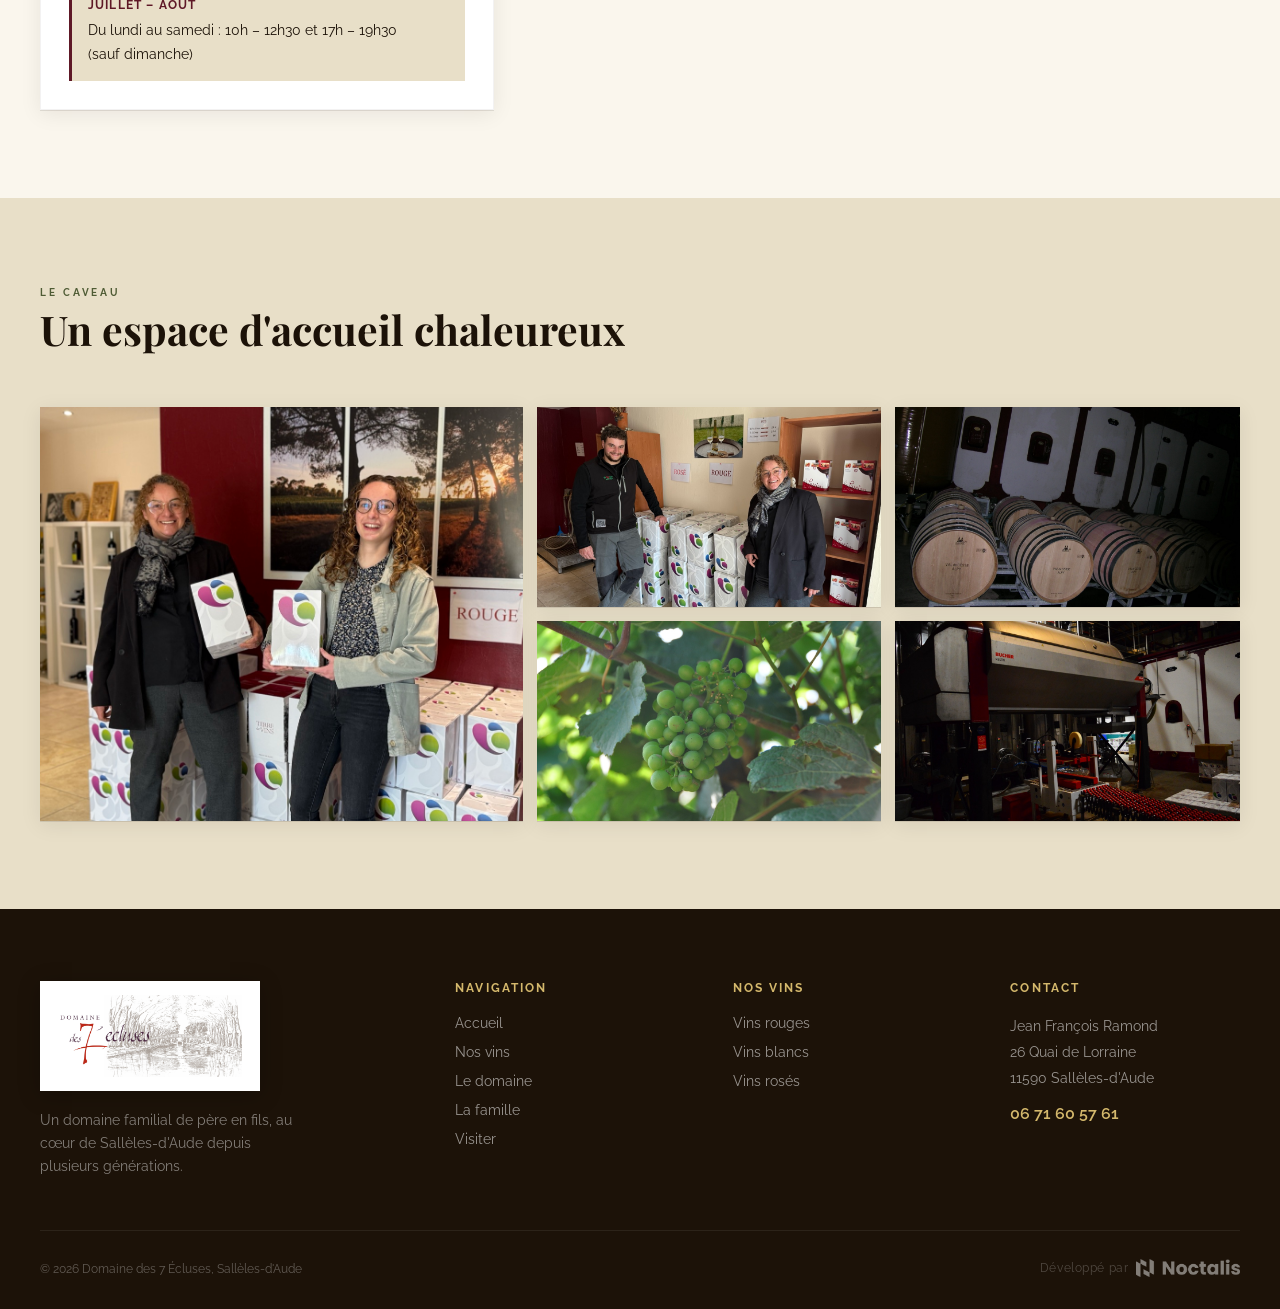
<file: visiter.html>
<!DOCTYPE html>
<html lang="fr">
<head>
  <meta charset="UTF-8" />
  <script>if(sessionStorage.getItem('site7ecluses_loaded'))document.documentElement.classList.add('skip-loader');</script>
  <meta name="viewport" content="width=device-width, initial-scale=1.0" />
  <title>Visiter le domaine, Domaine des 7 Écluses</title>
  <meta name="description" content="Visitez le Domaine des 7 Écluses : visite du chai, dégustation des vins, découverte du vignoble sur rendez-vous à Sallèles-d'Aude." />
  <link rel="preconnect" href="https://fonts.googleapis.com" />
  <link rel="preconnect" href="https://fonts.gstatic.com" crossorigin />
  <link rel="preload" href="https://fonts.googleapis.com/css2?family=Playfair+Display:ital,wght@0,400;0,600;0,700;0,800;1,400;1,600;1,700&family=Raleway:wght@300;400;500;600;700&display=swap" as="style" onload="this.onload=null;this.rel='stylesheet'" />
  <noscript><link rel="stylesheet" href="https://fonts.googleapis.com/css2?family=Playfair+Display:ital,wght@0,400;0,600;0,700;0,800;1,400;1,600;1,700&family=Raleway:wght@300;400;500;600;700&display=swap" /></noscript>
  <link rel="icon" type="image/png" href="favicon/favicon-7-ecluses.png" />
  <link rel="preload" href="img/boutique1.jpg" as="image" fetchpriority="high" />
  <link rel="stylesheet" href="style.css" />
</head>
<body>

  <!-- LOADER -->
  <div class="loader" aria-hidden="true">
    <img src="logo/logo-7-ecluses-texte-blanc.png" alt="" class="loader__logo" />
    <div class="loader__bar-wrap"><div class="loader__bar"></div></div>
  </div>

  <!-- NAVIGATION -->
  <nav class="site-nav" aria-label="Navigation principale">
    <div class="nav-inner">
      <a href="index.html" class="nav-brand" aria-label="Accueil, Domaine des 7 Écluses">
        <img src="logo/logo-7-ecluses-texte-blanc.png" alt="Domaine des 7 Écluses" class="nav-brand__logo" />
      </a>
      <div class="nav-links">
        <a href="index.html">Accueil</a>
        <a href="vins.html">Nos vins</a>
        <a href="domaine.html">Le domaine</a>
        <a href="equipe.html">La famille</a>
        <a href="visiter.html" class="is-active">Visiter</a>
      </div>
      <button class="nav-burger" aria-expanded="false" aria-label="Menu">
        <span></span><span></span><span></span>
      </button>
    </div>
  </nav>

  <!-- MOBILE MENU -->
  <div class="nav-mobile" role="dialog" aria-label="Menu mobile">
    <a href="index.html">Accueil</a>
    <a href="vins.html">Nos vins</a>
    <a href="domaine.html">Le domaine</a>
    <a href="equipe.html">La famille</a>
    <a href="visiter.html" class="is-active">Visiter</a>
    <p class="nav-mobile__sub">06 71 60 57 61</p>
  </div>

  <!-- PAGE HERO -->
  <header class="page-hero">
    <div class="page-hero__bg">
      <img fetchpriority="high" decoding="async" src="img/boutique1.jpg" alt="Le caveau du domaine" style="object-position: center 20%;" />
    </div>
    <div class="page-hero__overlay"></div>
    <div class="page-hero__content">
      <p class="eyebrow">Accueil &amp; Dégustation</p>
      <h1>Visiter le domaine</h1>
      <p>Visite du chai, dégustation au caveau, découverte du vignoble, venez à la rencontre de notre famille.</p>
    </div>
  </header>

  <main>

    <!-- CONTACT + FORM -->
    <section class="contact-section">
      <div class="contact-inner">

        <!-- INFOS -->
        <div class="contact-info" data-reveal="left">
          <div class="contact-card">
            <h3>Ce que vous propose la visite</h3>
            <ul style="list-style:none;display:flex;flex-direction:column;gap:12px;">
              <li style="display:flex;gap:12px;align-items:flex-start;color:var(--slate);font-size:0.92rem;line-height:1.65;">
                <span style="color:var(--burgundy);font-weight:700;flex-shrink:0;">→</span>
                <span><strong style="color:var(--ink);">Visite du chai</strong>, Découvrez les installations de vinification, les cuves, les barriques et le processus de fabrication.</span>
              </li>
              <li style="display:flex;gap:12px;align-items:flex-start;color:var(--slate);font-size:0.92rem;line-height:1.65;">
                <span style="color:var(--burgundy);font-weight:700;flex-shrink:0;">→</span>
                <span><strong style="color:var(--ink);">Dégustation au caveau</strong>, Goûtez nos rouges, blancs et rosés avec les conseils de la famille, dans un cadre détendu.</span>
              </li>
              <li style="display:flex;gap:12px;align-items:flex-start;color:var(--slate);font-size:0.92rem;line-height:1.65;">
                <span style="color:var(--burgundy);font-weight:700;flex-shrink:0;">→</span>
                <span><strong style="color:var(--ink);">Visite du vignoble</strong>, Sur rendez-vous, partez à la découverte des parcelles et comprenez le terroir qui donne leur caractère à nos vins.</span>
              </li>
              <li style="display:flex;gap:12px;align-items:flex-start;color:var(--slate);font-size:0.92rem;line-height:1.65;">
                <span style="color:var(--burgundy);font-weight:700;flex-shrink:0;">→</span>
                <span><strong style="color:var(--ink);">Vente directe</strong>, Repartez avec vos bouteilles préférées, achetées au domaine sans intermédiaire.</span>
              </li>
            </ul>
          </div>

          <div class="contact-card">
            <h3>Coordonnées</h3>
            <address>
              <strong>Jean François Ramond</strong><br/>
              Domaine des 7 Écluses<br/>
              26 Quai de Lorraine<br/>
              11590 Sallèles-d'Aude<br/>
              <a href="tel:+33671605761" class="c-phone">06 71 60 57 61</a>
              <br/><a href="mailto:jean-francois.ramond@wanadoo.fr" style="font-size:0.82rem;color:var(--slate);">jean-francois.ramond@wanadoo.fr</a><br/>
            </address>
          </div>

          <div class="contact-card">
            <h3>Horaires d'ouverture</h3>
            <div class="hours-list">
              <div class="hour-block">
                <strong>Novembre → Avril</strong>
                <p>Mercredi, vendredi : 17h – 19h30<br/>Samedi : 10h – 12h30 et 17h – 19h30</p>
              </div>
              <div class="hour-block">
                <strong>Mai – Juin et Septembre – Octobre</strong>
                <p>Du lundi au samedi : 17h – 19h30<br/>(sauf dimanche)</p>
              </div>
              <div class="hour-block">
                <strong>Juillet – Août</strong>
                <p>Du lundi au samedi : 10h – 12h30 et 17h – 19h30<br/>(sauf dimanche)</p>
              </div>
            </div>
          </div>
        </div>

        <!-- FORM -->
        <div class="contact-form-box" data-reveal="right">
          <h2>Prendre rendez-vous</h2>
          <p>Envoyez-nous votre demande et nous vous recontacterons rapidement pour organiser votre visite.</p>
          <form class="contact-form" novalidate>
            <div class="form-row">
              <div class="form-field">
                <label for="nom">Nom</label>
                <input type="text" id="nom" name="nom" placeholder="Votre nom" autocomplete="family-name" />
              </div>
              <div class="form-field">
                <label for="prenom">Prénom</label>
                <input type="text" id="prenom" name="prenom" placeholder="Votre prénom" autocomplete="given-name" />
              </div>
            </div>
            <div class="form-row">
              <div class="form-field">
                <label for="email">Email</label>
                <input type="email" id="email" name="email" placeholder="vous@exemple.fr" autocomplete="email" />
              </div>
              <div class="form-field">
                <label for="tel">Téléphone</label>
                <input type="tel" id="tel" name="telephone" placeholder="06 00 00 00 00" autocomplete="tel" />
              </div>
            </div>
            <div class="form-field">
              <label for="demande">Type de visite</label>
              <select id="demande" name="demande">
                <option value="">Sélectionner…</option>
                <option value="chai">Visite du chai</option>
                <option value="degustation">Dégustation au caveau</option>
                <option value="vignoble">Visite du vignoble</option>
                <option value="complet">Visite complète (chai + vignoble + dégustation)</option>
                <option value="renseignement">Demande de renseignement</option>
              </select>
            </div>
            <div class="form-field">
              <label for="message">Votre message</label>
              <textarea id="message" name="message" rows="5" placeholder="Indiquez votre disponibilité, le nombre de personnes, et toute question éventuelle…"></textarea>
            </div>
            <button type="submit" class="btn btn--primary" style="width:100%;justify-content:center;">Envoyer la demande</button>
            <p class="form-note">Formulaire non connecté, version de démonstration.</p>
          </form>
        </div>

      </div>
    </section>

    <!-- PHOTOS BOUTIQUE -->
    <section class="domain-section domain-section--muted">
      <div class="domain-section-inner">
        <div style="margin-bottom:44px;" data-reveal="up">
          <p class="eyebrow">Le caveau</p>
          <h2 style="font-family:'Playfair Display',serif;font-size:clamp(2rem,3.2vw,2.8rem);font-weight:700;line-height:1.05;margin-top:10px;">Un espace d'accueil chaleureux</h2>
        </div>
        <div class="domain-photo-mosaic" data-reveal="up">
          <div class="mosaic-item mosaic-item--tall">
            <img loading="lazy" decoding="async" src="img/boutique1.jpg" alt="Sylvaine et Andréa Ramond au caveau" />
          </div>
          <div class="mosaic-item">
            <img loading="lazy" decoding="async" src="img/boutique2.jpg" alt="Pierre-Jean et Sylvaine Ramond au caveau" />
          </div>
          <div class="mosaic-item">
            <img loading="lazy" decoding="async" src="img/usine.jpg" alt="Le domaine" />
          </div>
          <div class="mosaic-item">
            <img loading="lazy" decoding="async" src="img/vignes1.jpg" alt="Vignoble" />
          </div>
          <div class="mosaic-item">
            <img loading="lazy" decoding="async" src="img/chai3.jpg" alt="Chai de vinification" />
          </div>
        </div>
      </div>
    </section>

  </main>

  <!-- FOOTER -->
  <footer class="site-footer">
    <div class="footer-inner">
      <div class="footer-brand">
        <img src="logo/logo-7-ecluses-original-avec-fond.jpg" alt="Domaine des 7 Écluses" class="footer-brand__logo" />
        <p class="footer-brand__tagline">Un domaine familial de père en fils, au cœur de Sallèles-d'Aude depuis plusieurs générations.</p>
      </div>
      <div class="footer-col">
        <h4>Navigation</h4>
        <ul>
          <li><a href="index.html">Accueil</a></li>
          <li><a href="vins.html">Nos vins</a></li>
          <li><a href="domaine.html">Le domaine</a></li>
          <li><a href="equipe.html">La famille</a></li>
          <li><a href="visiter.html">Visiter</a></li>
        </ul>
      </div>
      <div class="footer-col">
        <h4>Nos vins</h4>
        <ul>
          <li><a href="vins.html#rouges">Vins rouges</a></li>
          <li><a href="vins.html#blancs">Vins blancs</a></li>
          <li><a href="vins.html#roses">Vins rosés</a></li>
        </ul>
      </div>
      <div class="footer-col">
        <h4>Contact</h4>
        <address>
          Jean François Ramond<br/>
          26 Quai de Lorraine<br/>
          11590 Sallèles-d'Aude<br/>
          <a href="tel:+33671605761" class="footer-phone">06 71 60 57 61</a>
        </address>
      </div>
    </div>
    <div class="footer-bottom">
      <span>© 2026 Domaine des 7 Écluses, Sallèles-d'Aude</span>
      <a href="https://noctalis.digital" target="_blank" rel="noopener" class="footer-noctalis">
        <span>Développé par</span>
        <img src="Noctalis Dark Background PNG.png" alt="Noctalis" />
      </a>
    </div>
  </footer>

  <script src="script.js"></script>
</body>
</html>
</file>
<file: style.css>
/* ============================================================
   VARIABLES
   ============================================================ */
:root {
  --ink: #1c1208;
  --burgundy: #5e1826;
  --wine: #8b2e40;
  --gold: #b88a44;
  --straw: #d4b86c;
  --cream: #f4edd8;
  --linen: #e8dfc8;
  --fog: #faf6ed;
  --olive: #4f5c35;
  --slate: #7a6e62;
  --rose-color: #a0506e;
  --shadow-deep: 0 1px 0 rgba(28,18,8,0.12), 0 16px 48px rgba(28, 18, 8, 0.18);
  --shadow-card: 0 1px 0 rgba(28,18,8,0.1), 0 4px 20px rgba(28, 18, 8, 0.08);
  --radius: 0px;
  --radius-lg: 0px;
  --container: min(1200px, calc(100% - 48px));
  --nav-h: 76px;
  --ease-expo: cubic-bezier(0.16, 1, 0.3, 1);
  --ease-in-out: cubic-bezier(0.76, 0, 0.24, 1);
}

/* ============================================================
   RESET
   ============================================================ */
*, *::before, *::after { box-sizing: border-box; margin: 0; padding: 0; }
html { scroll-behavior: smooth; overflow-x: hidden; }
body {
  font-family: 'Raleway', sans-serif;
  color: var(--ink);
  background: var(--fog);
  overflow-x: hidden;
}
img { display: block; max-width: 100%; }
a { color: inherit; text-decoration: none; }
button, input, textarea, select { font: inherit; }
ul { list-style: none; }

/* ============================================================
   LOADER
   ============================================================ */
.loader {
  position: fixed;
  inset: 0;
  z-index: 9999;
  background: var(--burgundy);
  display: flex;
  flex-direction: column;
  align-items: center;
  justify-content: center;
  gap: 40px;
  transition: transform 1s var(--ease-in-out);
}
.loader.is-gone {
  transform: translateY(-100%);
  pointer-events: none;
}
.skip-loader .loader {
  display: none !important;
}
.loader__logo {
  width: 120px;
  max-width: 36vw;
  opacity: 0;
  transform: scale(0.92) translateY(14px);
  animation: loaderLogo 0.9s var(--ease-expo) 0.2s forwards;
}
.loader__name { display: none; }
.loader__bar-wrap {
  width: 160px;
  height: 2px;
  background: rgba(255,255,255,0.15);
  border-radius: 0;
  overflow: hidden;
  opacity: 0;
  animation: loaderLogo 0.4s ease 0.5s forwards;
}
.loader__bar {
  height: 100%;
  width: 0;
  background: var(--straw);
  border-radius: 0;
  animation: loaderBar 0.9s var(--ease-expo) 0.5s forwards;
}
@keyframes loaderLogo {
  to { opacity: 1; transform: scale(1) translateY(0); }
}
@keyframes loaderBar {
  to { width: 100%; }
}

/* ============================================================
   NAVIGATION
   ============================================================ */
.site-nav {
  position: fixed;
  top: 0;
  left: 0;
  right: 0;
  z-index: 200;
  height: var(--nav-h);
  transition: background 0.4s ease, box-shadow 0.4s ease, border-color 0.4s ease;
  border-bottom: 1px solid transparent;
}
.site-nav.is-scrolled {
  background: rgba(26, 18, 8, 0.93);
  backdrop-filter: blur(16px);
  -webkit-backdrop-filter: blur(16px);
  border-bottom-color: rgba(255,255,255,0.07);
  box-shadow: 0 4px 32px rgba(0,0,0,0.35);
}
.nav-inner {
  width: var(--container);
  margin: 0 auto;
  height: 100%;
  display: flex;
  align-items: center;
  justify-content: space-between;
  gap: 24px;
}
.nav-brand {
  display: flex;
  align-items: center;
  gap: 14px;
  flex-shrink: 0;
}
.nav-brand__logo {
  display: block;
  width: auto;
  height: 48px;
  max-width: 200px;
  filter: drop-shadow(0 1px 4px rgba(0,0,0,0.5));
}
.nav-brand__text { display: none; }
.nav-links {
  display: flex;
  align-items: center;
  gap: 2px;
}
.nav-links a {
  color: rgba(255,255,255,0.65);
  font-size: 0.7rem;
  font-weight: 600;
  letter-spacing: 0.14em;
  text-transform: uppercase;
  padding: 6px 14px;
  border-bottom: 1px solid transparent;
  transition: color 0.2s, border-color 0.2s;
}
.nav-links a:hover { color: #fff; border-bottom-color: rgba(255,255,255,0.4); }
.nav-links a.is-active {
  color: var(--straw);
  border-bottom-color: var(--straw);
}
.nav-burger {
  display: none;
  background: none;
  border: 1px solid rgba(255,255,255,0.35);
  border-radius: 0;
  padding: 9px 11px;
  cursor: pointer;
  flex-direction: column;
  gap: 5px;
  transition: border-color 0.2s;
}
.nav-burger:hover { border-color: rgba(255,255,255,0.7); }
.nav-burger span {
  display: block;
  width: 20px;
  height: 1px;
  background: #fff;
  border-radius: 0;
  transition: transform 0.3s ease, opacity 0.3s ease;
}
.nav-burger.is-open span:nth-child(1) { transform: rotate(45deg) translate(4.5px, 4.5px); }
.nav-burger.is-open span:nth-child(2) { opacity: 0; transform: scaleX(0); }
.nav-burger.is-open span:nth-child(3) { transform: rotate(-45deg) translate(4.5px, -4.5px); }

/* Mobile full-screen menu */
.nav-mobile {
  display: none;
  position: fixed;
  inset: 0;
  z-index: 190;
  background: var(--ink);
  flex-direction: column;
  align-items: center;
  justify-content: center;
  gap: 12px;
  padding-top: var(--nav-h);
  opacity: 0;
  transition: opacity 0.3s ease;
}
.nav-mobile.is-open {
  display: flex;
  opacity: 1;
}
.nav-mobile a {
  font-family: 'Playfair Display', serif;
  font-size: clamp(2rem, 7vw, 3rem);
  font-weight: 700;
  color: rgba(255,255,255,0.75);
  transition: color 0.2s;
  letter-spacing: 0.02em;
}
.nav-mobile a:hover, .nav-mobile a.is-active { color: var(--straw); }
.nav-mobile__sub {
  margin-top: 24px;
  font-size: 0.85rem;
  color: rgba(255,255,255,0.35);
  letter-spacing: 0.1em;
  text-transform: uppercase;
}

/* ============================================================
   HERO
   ============================================================ */
.hero {
  position: relative;
  height: 100vh;
  min-height: 640px;
  display: flex;
  align-items: center;
  overflow: hidden;
}
.hero__bg {
  position: absolute;
  inset: 0;
  z-index: 0;
}
.hero__bg img {
  width: 100%;
  height: 100%;
  object-fit: cover;
  object-position: center 60%;
  transform: scale(1.1);
  transition: transform 10s ease;
}
.hero.is-ready .hero__bg img { transform: scale(1); }

.hero__overlay {
  position: absolute;
  inset: 0;
  z-index: 1;
  background: linear-gradient(
    125deg,
    rgba(26, 12, 8, 0.85) 0%,
    rgba(80, 20, 32, 0.5) 50%,
    rgba(26, 12, 8, 0.6) 100%
  );
}
.hero__content {
  position: relative;
  z-index: 2;
  width: 48%;
  padding-top: calc(var(--nav-h) + 24px);
  padding-left: max(5vw, 32px);
  box-sizing: border-box;
}
.hero__eyebrow {
  font-size: 0.75rem;
  font-weight: 700;
  text-transform: uppercase;
  letter-spacing: 0.2em;
  color: var(--straw);
  opacity: 0;
  transform: translateY(16px);
  transition: opacity 0.7s ease, transform 0.7s var(--ease-expo);
}
.hero.is-ready .hero__eyebrow {
  opacity: 1;
  transform: translateY(0);
  transition-delay: 0.05s;
}
.hero__title {
  font-family: 'Playfair Display', serif;
  font-size: clamp(2.8rem, 5.5vw, 6rem);
  font-weight: 700;
  line-height: 0.9;
  color: #fff;
  margin: 14px 0 24px;
}
.hero__title-line {
  display: block;
  overflow: hidden;
  padding-bottom: 0.06em;
}
.hero__title-line span {
  display: block;
  transform: translateY(110%);
  transition: transform 0.95s var(--ease-expo);
}
.hero.is-ready .hero__title-line:nth-child(1) span { transform: translateY(0); transition-delay: 0.12s; }
.hero.is-ready .hero__title-line:nth-child(2) span { transform: translateY(0); transition-delay: 0.22s; }
.hero.is-ready .hero__title-line:nth-child(3) span { transform: translateY(0); transition-delay: 0.32s; }

.hero__tagline {
  font-size: clamp(1rem, 1.8vw, 1.3rem);
  color: rgba(255,255,255,0.78);
  max-width: 520px;
  line-height: 1.65;
  opacity: 0;
  transform: translateY(20px);
  transition: opacity 0.7s ease, transform 0.7s var(--ease-expo);
  transition-delay: 0.55s;
}
.hero.is-ready .hero__tagline { opacity: 1; transform: translateY(0); }

.hero__actions {
  display: flex;
  flex-wrap: wrap;
  gap: 12px;
  margin-top: 28px;
  opacity: 0;
  transform: translateY(20px);
  transition: opacity 0.7s ease, transform 0.7s var(--ease-expo);
  transition-delay: 0.72s;
}
.hero.is-ready .hero__actions { opacity: 1; transform: translateY(0); }

.hero__scroll {
  position: absolute;
  bottom: 40px;
  left: 50%;
  transform: translateX(-50%);
  z-index: 2;
  display: flex;
  flex-direction: column;
  align-items: center;
  gap: 10px;
  color: rgba(255,255,255,0.45);
  font-size: 0.65rem;
  letter-spacing: 0.18em;
  text-transform: uppercase;
  opacity: 0;
  transition: opacity 0.6s ease;
  transition-delay: 1.3s;
}
.hero.is-ready .hero__scroll { opacity: 1; }
.hero__scroll-bar {
  width: 1px;
  height: 52px;
  background: rgba(255,255,255,0.2);
  position: relative;
  overflow: hidden;
}
.hero__scroll-bar::after {
  content: '';
  position: absolute;
  top: 0; left: 0;
  width: 100%;
  height: 60%;
  background: rgba(255,255,255,0.65);
  animation: scrollPulse 2s ease-in-out infinite;
}
@keyframes scrollPulse {
  0% { transform: translateY(-100%); }
  100% { transform: translateY(220%); }
}

/* Hero logo watermark */
.hero__logo-watermark {
  position: absolute;
  right: 4%;
  bottom: 60px;
  z-index: 2;
  width: clamp(260px, 34vw, 520px);
  pointer-events: none;
  opacity: 0;
  transform: scale(1.04) translateX(20px);
  transition: opacity 1.8s ease, transform 1.8s var(--ease-expo);
  transition-delay: 1.2s;
  filter: drop-shadow(0 2px 16px rgba(0,0,0,0.25));
}
.hero.is-ready .hero__logo-watermark {
  opacity: 0.18;
  transform: scale(1) translateX(0);
}

/* Section visit logo watermark */
.section-visit__logo {
  position: absolute;
  right: -60px;
  top: 50%;
  transform: translateY(-50%);
  z-index: 0;
  width: 48vw;
  max-width: 640px;
  pointer-events: none;
  opacity: 0.07;
}

/* ============================================================
   BUTTONS
   ============================================================ */
.btn {
  display: inline-flex;
  align-items: center;
  justify-content: center;
  gap: 10px;
  padding: 13px 28px;
  border-radius: 0;
  font-family: 'Raleway', sans-serif;
  font-size: 0.72rem;
  font-weight: 700;
  letter-spacing: 0.18em;
  text-transform: uppercase;
  border: 1.5px solid transparent;
  cursor: pointer;
  transition: background 0.2s ease, color 0.2s ease, border-color 0.2s ease, box-shadow 0.2s ease;
  white-space: nowrap;
}
.btn--primary {
  background: var(--burgundy);
  color: #fff;
  border-color: var(--burgundy);
}
.btn--primary:hover {
  background: transparent;
  color: var(--burgundy);
  border-color: var(--burgundy);
}
.btn--light {
  background: #fff;
  color: var(--ink);
  border-color: #fff;
}
.btn--light:hover { background: transparent; color: #fff; border-color: #fff; }
.btn--ghost {
  background: transparent;
  color: #fff;
  border-color: rgba(255,255,255,0.6);
}
.btn--ghost:hover { background: #fff; color: var(--ink); border-color: #fff; }
.btn--outline {
  background: transparent;
  color: var(--burgundy);
  border-color: var(--burgundy);
}
.btn--outline:hover { background: var(--burgundy); color: #fff; }

/* ============================================================
   STATS STRIP
   ============================================================ */
.stats-strip {
  background: var(--ink);
  border-top: 1px solid rgba(255,255,255,0.06);
}
.stats-inner {
  width: var(--container);
  margin: 0 auto;
  display: grid;
  grid-template-columns: repeat(4, 1fr);
}
.stat {
  padding: 44px 24px;
  text-align: center;
  border-right: 1px solid rgba(255,255,255,0.07);
  display: flex;
  flex-direction: column;
  align-items: center;
  gap: 6px;
}
.stat:last-child { border-right: none; }
.stat__num {
  font-family: 'Playfair Display', serif;
  font-size: 3.2rem;
  font-weight: 700;
  color: var(--straw);
  line-height: 1;
}
.stat__label {
  font-size: 0.78rem;
  color: rgba(255,255,255,0.45);
  letter-spacing: 0.06em;
  line-height: 1.45;
  max-width: 120px;
}

/* ============================================================
   EYEBROW
   ============================================================ */
.eyebrow {
  font-family: 'Raleway', sans-serif;
  font-size: 0.65rem;
  font-weight: 700;
  letter-spacing: 0.28em;
  text-transform: uppercase;
  color: var(--olive);
}

/* ============================================================
   SECTION: HISTOIRE
   ============================================================ */
.section-story {
  padding: 104px 0;
}
.story-inner {
  width: var(--container);
  margin: 0 auto;
  display: grid;
  grid-template-columns: 1fr 1fr;
  gap: 88px;
  align-items: center;
}
.story__image-wrap {
  position: relative;
}
.story__image-wrap img {
  width: 100%;
  height: 580px;
  object-fit: cover;
  object-position: center top;
  border-radius: var(--radius-lg);
  box-shadow: var(--shadow-deep);
  position: relative;
  z-index: 1;
}
.story__image-wrap::before {
  content: '';
  position: absolute;
  bottom: -20px;
  right: -20px;
  width: 55%;
  height: 55%;
  border: 2px solid var(--gold);
  border-radius: var(--radius-lg);
  opacity: 0.28;
  z-index: 0;
}
.story__image-wrap::after {
  content: '';
  position: absolute;
  top: -20px;
  left: -20px;
  width: 35%;
  height: 35%;
  border: 1px solid var(--straw);
  border-radius: var(--radius);
  opacity: 0.18;
  z-index: 0;
}
.story__content {
  display: flex;
  flex-direction: column;
  gap: 22px;
}
.story__content h2 {
  font-family: 'Playfair Display', serif;
  font-size: clamp(2.2rem, 3.5vw, 3.2rem);
  font-weight: 700;
  line-height: 1.05;
  color: var(--ink);
}
.story__content p {
  color: var(--slate);
  line-height: 1.78;
  font-size: 1.04rem;
}
.story__quote {
  border-left: 3px solid var(--gold);
  padding-left: 20px;
  font-family: 'Playfair Display', serif;
  font-size: 1.2rem;
  font-style: italic;
  color: var(--ink);
  line-height: 1.6;
}

/* ============================================================
   SECTION: NOS VINS
   ============================================================ */
.section-wines {
  padding: 88px 0;
  background: var(--linen);
}
.section-head {
  width: var(--container);
  margin: 0 auto 48px;
}
.section-head h2,
.section-title {
  font-family: 'Playfair Display', serif;
  font-size: clamp(2rem, 3.5vw, 3rem);
  font-weight: 700;
  line-height: 1.05;
  margin-top: 10px;
  color: var(--ink);
}
.wines-grid {
  width: var(--container);
  margin: 0 auto;
  display: grid;
  grid-template-columns: repeat(3, 1fr);
  gap: 20px;
}
.wine-family {
  display: block;
  border-radius: var(--radius-lg);
  overflow: hidden;
  position: relative;
  box-shadow: var(--shadow-card);
  transition: transform 0.4s var(--ease-expo), box-shadow 0.4s ease;
  aspect-ratio: 3/4;
  cursor: pointer;
}
.wine-family:hover { transform: translateY(-10px); box-shadow: var(--shadow-deep); }
.wine-family__bg {
  position: absolute;
  inset: 0;
}
.wine-family__bg img {
  width: 100%;
  height: 100%;
  object-fit: cover;
  transition: transform 0.7s var(--ease-expo);
}
.wine-family:hover .wine-family__bg img { transform: scale(1.07); }
.wine-family__overlay {
  position: absolute;
  inset: 0;
}
.wine-family--rouge .wine-family__overlay {
  background: linear-gradient(to top, rgba(70, 8, 22, 0.88) 0%, rgba(50, 5, 15, 0.2) 60%, transparent 100%);
}
.wine-family--blanc .wine-family__overlay {
  background: linear-gradient(to top, rgba(45, 38, 8, 0.88) 0%, rgba(40, 30, 5, 0.2) 60%, transparent 100%);
}
.wine-family--rose .wine-family__overlay {
  background: linear-gradient(to top, rgba(80, 20, 48, 0.88) 0%, rgba(60, 15, 35, 0.2) 60%, transparent 100%);
}
.wine-family__body {
  position: absolute;
  bottom: 0;
  left: 0;
  right: 0;
  padding: 28px;
}
.wine-family__tag {
  display: inline-block;
  padding: 4px 12px;
  border-radius: 0;
  font-size: 0.68rem;
  font-weight: 700;
  letter-spacing: 0.16em;
  text-transform: uppercase;
  margin-bottom: 10px;
}
.wine-family--rouge .wine-family__tag { background: rgba(94,24,38,0.75); color: #ffccd8; }
.wine-family--blanc .wine-family__tag { background: rgba(184,138,68,0.75); color: #fff8df; }
.wine-family--rose .wine-family__tag { background: rgba(140,55,90,0.75); color: #ffe0ee; }
.wine-family__name {
  font-family: 'Playfair Display', serif;
  font-size: 2.4rem;
  font-weight: 700;
  line-height: 1;
  color: #fff;
  margin-bottom: 6px;
}
.wine-family__count {
  font-size: 0.82rem;
  color: rgba(255,255,255,0.65);
  letter-spacing: 0.04em;
}
.wine-family__arrow {
  position: absolute;
  top: 24px;
  right: 24px;
  width: 40px;
  height: 40px;
  border-radius: 0;
  background: rgba(255,255,255,0.15);
  border: 1px solid rgba(255,255,255,0.2);
  display: flex;
  align-items: center;
  justify-content: center;
  color: #fff;
  font-size: 1rem;
  transition: background 0.25s, transform 0.35s var(--ease-expo);
  backdrop-filter: blur(4px);
}
.wine-family:hover .wine-family__arrow { background: rgba(255,255,255,0.28); transform: rotate(45deg); }

/* ============================================================
   MARQUEE
   ============================================================ */
.marquee-strip {
  background: var(--ink);
  padding: 18px 0;
  overflow: hidden;
  border-top: 1px solid rgba(255,255,255,0.05);
  border-bottom: 1px solid rgba(255,255,255,0.05);
}
.marquee-track {
  display: flex;
  gap: 52px;
  animation: marquee 35s linear infinite;
  width: max-content;
}
.marquee-track span {
  font-family: 'Playfair Display', serif;
  font-size: 1.05rem;
  font-style: italic;
  color: rgba(255,255,255,0.38);
  flex-shrink: 0;
  letter-spacing: 0.03em;
}
.marquee-track .msep {
  color: var(--gold);
  font-style: normal;
  opacity: 0.6;
}
@keyframes marquee {
  0% { transform: translateX(0); }
  100% { transform: translateX(-50%); }
}

/* ============================================================
   SECTION: DOMAINE (homepage)
   ============================================================ */
.section-domain {
  padding: 104px 0;
}
.domain-inner {
  width: var(--container);
  margin: 0 auto;
  display: grid;
  grid-template-columns: 1fr 1fr;
  gap: 80px;
  align-items: center;
}
.domain__photo {
  border-radius: var(--radius-lg);
  overflow: hidden;
  box-shadow: var(--shadow-deep);
  position: relative;
}
.domain__photo img {
  width: 100%;
  height: 520px;
  object-fit: cover;
  transition: transform 0.7s var(--ease-expo);
}
.domain__photo:hover img { transform: scale(1.05); }
.domain__content {
  display: flex;
  flex-direction: column;
  gap: 22px;
}
.domain__content h2 {
  font-family: 'Playfair Display', serif;
  font-size: clamp(2rem, 3.2vw, 2.8rem);
  font-weight: 700;
  line-height: 1.08;
}
.domain__content p {
  color: var(--slate);
  line-height: 1.75;
  font-size: 1.02rem;
}

/* ============================================================
   SECTION: VISIT CTA
   ============================================================ */
.section-visit {
  position: relative;
  overflow: hidden;
  padding: 104px 0;
}
.section-visit__bg {
  position: absolute;
  inset: 0;
  background: var(--burgundy);
}
.section-visit__bg img {
  width: 100%;
  height: 100%;
  object-fit: cover;
  opacity: 0.12;
  mix-blend-mode: luminosity;
}
.visit-inner {
  position: relative;
  z-index: 1;
  width: var(--container);
  margin: 0 auto;
  max-width: 640px;
  text-align: center;
  display: flex;
  flex-direction: column;
  align-items: center;
  gap: 20px;
}
.section-visit .eyebrow { color: var(--straw); }
.section-visit h2 {
  font-family: 'Playfair Display', serif;
  font-size: clamp(2.3rem, 4.5vw, 3.8rem);
  font-weight: 700;
  line-height: 1.05;
  color: #fff;
}
.section-visit p {
  color: rgba(255,255,255,0.7);
  font-size: 1.05rem;
  line-height: 1.7;
  max-width: 480px;
}
.visit-details {
  display: flex;
  gap: 28px;
  margin-top: 8px;
}
.visit-detail {
  display: flex;
  flex-direction: column;
  gap: 4px;
  color: rgba(255,255,255,0.55);
  font-size: 0.82rem;
  align-items: center;
}
.visit-detail strong {
  color: var(--straw);
  font-size: 0.9rem;
  letter-spacing: 0.04em;
}

.visit-hours {
  display: grid;
  grid-template-columns: repeat(3, 1fr);
  gap: 1px;
  background: rgba(255,255,255,0.15);
  border: 1px solid rgba(255,255,255,0.15);
  width: 100%;
  max-width: 680px;
  margin: 24px auto 0;
}
.visit-hour-block {
  background: rgba(0,0,0,0.25);
  padding: 22px 20px;
  display: flex;
  flex-direction: column;
  gap: 10px;
  text-align: center;
}
.visit-hour-block strong {
  font-family: 'Raleway', sans-serif;
  font-size: 0.65rem;
  font-weight: 700;
  letter-spacing: 0.12em;
  text-transform: uppercase;
  color: var(--straw);
  padding-bottom: 8px;
  border-bottom: 1px solid rgba(255,255,255,0.12);
}
.visit-hour-block span {
  font-size: 0.82rem;
  color: rgba(255,255,255,0.8);
  line-height: 1.6;
}

/* ============================================================
   FOOTER
   ============================================================ */
.site-footer {
  background: var(--ink);
  color: rgba(255,255,255,0.6);
  padding: 72px 0 32px;
}
.footer-inner {
  width: var(--container);
  margin: 0 auto;
  display: grid;
  grid-template-columns: 1.6fr 1fr 1fr 1fr;
  gap: 48px;
  padding-bottom: 52px;
  border-bottom: 1px solid rgba(255,255,255,0.07);
}
.footer-brand {
  display: flex;
  flex-direction: column;
  gap: 18px;
}
.footer-brand__logo {
  width: 220px;
  max-width: 100%;
  background: #fff;
  border-radius: 0;
  padding: 14px 18px;
  box-shadow: 0 4px 20px rgba(0,0,0,0.25);
}
.footer-brand__name { display: none; }
.footer-brand__tagline {
  font-size: 0.88rem;
  line-height: 1.65;
  color: rgba(255,255,255,0.45);
  max-width: 260px;
}
.footer-col h4 {
  font-size: 0.72rem;
  font-weight: 700;
  letter-spacing: 0.18em;
  text-transform: uppercase;
  color: var(--straw);
  margin-bottom: 18px;
}
.footer-col ul {
  display: flex;
  flex-direction: column;
  gap: 10px;
}
.footer-col ul li a {
  font-size: 0.88rem;
  color: rgba(255,255,255,0.55);
  transition: color 0.2s;
}
.footer-col ul li a:hover { color: #fff; }
.footer-col address {
  font-style: normal;
  font-size: 0.88rem;
  line-height: 1.85;
  color: rgba(255,255,255,0.55);
}
.footer-phone {
  display: block;
  color: var(--straw) !important;
  font-weight: 600;
  margin-top: 8px;
  font-size: 1rem !important;
}
.footer-bottom {
  width: var(--container);
  margin: 28px auto 0;
  display: flex;
  justify-content: space-between;
  align-items: center;
  font-size: 0.78rem;
  color: rgba(255,255,255,0.3);
  flex-wrap: wrap;
  gap: 12px;
}
.footer-noctalis {
  display: flex;
  align-items: center;
  gap: 8px;
  opacity: 0.45;
  transition: opacity 0.2s;
  text-decoration: none;
  color: rgba(255,255,255,0.5);
  font-size: 0.72rem;
  letter-spacing: 0.05em;
}
.footer-noctalis:hover { opacity: 0.8; }
.footer-noctalis img {
  height: 18px;
  width: auto;
}

/* ============================================================
   REVEAL ANIMATIONS
   ============================================================ */
[data-reveal] {
  opacity: 0;
  transition: opacity 0.85s var(--ease-expo), transform 0.85s var(--ease-expo);
}
[data-reveal="up"]    { transform: translateY(52px); }
[data-reveal="left"]  { transform: translateX(-52px); }
[data-reveal="right"] { transform: translateX(52px); }
[data-reveal="scale"] { transform: scale(0.9); }
[data-reveal="fade"]  { transform: none; }
[data-reveal].in-view { opacity: 1; transform: none; }
[data-reveal][data-delay="1"] { transition-delay: 0.1s; }
[data-reveal][data-delay="2"] { transition-delay: 0.2s; }
[data-reveal][data-delay="3"] { transition-delay: 0.3s; }
[data-reveal][data-delay="4"] { transition-delay: 0.4s; }
[data-reveal][data-delay="5"] { transition-delay: 0.5s; }
[data-reveal][data-delay="6"] { transition-delay: 0.6s; }

/* ============================================================
   PAGE HERO (sous-pages)
   ============================================================ */
.page-hero {
  height: 52vh;
  min-height: 380px;
  position: relative;
  display: flex;
  align-items: flex-end;
  overflow: hidden;
}
.page-hero__bg {
  position: absolute;
  inset: 0;
}
.page-hero__bg img {
  width: 100%;
  height: 100%;
  object-fit: cover;
  object-position: center 35%;
}
.page-hero__overlay {
  position: absolute;
  inset: 0;
  background: linear-gradient(to top, rgba(26,12,8,0.88) 0%, rgba(26,12,8,0.35) 60%, rgba(26,12,8,0.15) 100%);
}
.page-hero__content {
  position: relative;
  z-index: 1;
  width: var(--container);
  margin: 0 auto;
  padding: var(--nav-h) 0 56px;
  color: #fff;
}
.page-hero__content .eyebrow { color: var(--straw); margin-bottom: 14px; }
.page-hero__content h1 {
  font-family: 'Playfair Display', serif;
  font-size: clamp(2.8rem, 5.5vw, 5rem);
  font-weight: 700;
  line-height: 1;
}
.page-hero__logo-watermark {
  position: absolute;
  right: 6%;
  top: 50%;
  transform: translateY(-50%);
  width: clamp(180px, 22vw, 320px);
  opacity: 0.12;
  pointer-events: none;
  filter: drop-shadow(0 2px 12px rgba(0,0,0,0.3));
}
.page-hero__content p {
  margin-top: 14px;
  font-size: 1.05rem;
  color: rgba(255,255,255,0.72);
  max-width: 560px;
  line-height: 1.65;
}

/* ============================================================
   DOMAINE — CÉPAGES SHOWCASE
   ============================================================ */
.cepages-showcase {
  border-radius: var(--radius-lg);
  overflow: hidden;
  box-shadow: var(--shadow-deep);
  display: flex;
  flex-direction: column;
}

/* Photo block */
.cepages-showcase__photo {
  position: relative;
  height: 480px;
  flex-shrink: 0;
}
.cepages-showcase__photo img {
  width: 100%;
  height: 100%;
  object-fit: cover;
  object-position: center 65%;
  display: block;
}
.cepages-showcase__photo-overlay {
  position: absolute;
  inset: 0;
  background: linear-gradient(
    to right,
    rgba(20, 8, 4, 0.72) 0%,
    rgba(20, 8, 4, 0.2) 55%,
    rgba(20, 8, 4, 0.05) 100%
  );
}
.cepages-header {
  position: absolute;
  bottom: 40px;
  left: 44px;
  z-index: 1;
}
.cepages-header .eyebrow { color: var(--straw); }
.cepages-header h2 {
  font-family: 'Playfair Display', serif;
  font-size: clamp(2.2rem, 3.8vw, 3.4rem);
  font-weight: 700;
  color: #fff;
  line-height: 1.08;
  margin-top: 10px;
}

/* Cards block below photo */
.cepages-grid {
  display: grid;
  grid-template-columns: repeat(3, 1fr);
  gap: 1px;
  background: rgba(255, 255, 255, 0.07);
}
.cepage-item {
  background: #1a0c08;
  padding: 36px 32px;
  display: flex;
  flex-direction: column;
  gap: 10px;
  transition: background 0.3s ease;
  text-decoration: none;
}
.cepage-item:hover { background: #2a0e14; }
.cepage-item__bar {
  width: 32px;
  height: 3px;
  border-radius: 0;
  margin-bottom: 6px;
}
.cepage-item__bar--rouge { background: var(--wine); }
.cepage-item__bar--blanc { background: var(--straw); }
.cepage-item__bar--rose  { background: var(--rose-color); }
.cepage-item h3 {
  font-family: 'Playfair Display', serif;
  font-size: 1.65rem;
  font-weight: 700;
  color: #fff;
  line-height: 1;
}
.cepage-item__cepages {
  font-size: 0.72rem;
  color: var(--straw);
  letter-spacing: 0.1em;
  text-transform: uppercase;
  font-weight: 600;
}
.cepage-item p:not(.cepage-item__cepages) {
  font-size: 0.88rem;
  color: rgba(255, 255, 255, 0.55);
  line-height: 1.7;
  flex: 1;
}
.cepage-item__link {
  font-size: 0.78rem;
  color: var(--straw);
  font-weight: 600;
  letter-spacing: 0.08em;
  text-transform: uppercase;
  margin-top: 6px;
  transition: color 0.2s;
}
.cepage-item:hover .cepage-item__link { color: #fff; }

@media (max-width: 720px) {
  .cepages-showcase__photo { height: 300px; }
  .cepages-header { left: 24px; bottom: 24px; }
  .cepages-grid { grid-template-columns: 1fr; }
}

/* ============================================================
   VINS — TABS
   ============================================================ */
.wine-tabs {
  background: var(--fog);
  border-bottom: 1px solid var(--linen);
  position: sticky;
  top: var(--nav-h);
  z-index: 50;
}
.wine-tabs-inner {
  width: var(--container);
  margin: 0 auto;
  display: flex;
  gap: 6px;
  padding: 14px 0;
}
.tab-btn {
  background: none;
  border: 1.5px solid transparent;
  border-radius: 0;
  padding: 10px 24px;
  font-size: 0.8rem;
  font-weight: 700;
  letter-spacing: 0.12em;
  text-transform: uppercase;
  cursor: pointer;
  transition: all 0.25s ease;
  color: var(--slate);
}
.tab-btn:hover { color: var(--ink); background: var(--linen); }
.tab-btn[data-tab="rouges"].is-active { background: rgba(94,24,38,0.1); border-color: var(--burgundy); color: var(--burgundy); }
.tab-btn[data-tab="blancs"].is-active { background: rgba(184,138,68,0.1); border-color: var(--gold); color: #7a5e1c; }
.tab-btn[data-tab="roses"].is-active { background: rgba(160,80,110,0.1); border-color: var(--rose-color); color: var(--rose-color); }
.tab-btn[data-tab="liquoreux"].is-active { background: rgba(192,136,64,0.1); border-color: #c08840; color: #8a5c10; }

.tab-content { display: none; padding: 72px 0; }
.tab-content.is-active { display: block; }
.tab-section { width: var(--container); margin: 0 auto; }

.tab-header { margin-bottom: 52px; }
.tab-header h2 {
  font-family: 'Playfair Display', serif;
  font-size: clamp(2.2rem, 4vw, 3.2rem);
  font-weight: 700;
  line-height: 1;
  color: var(--ink);
  margin-top: 10px;
}
.tab-header p {
  margin-top: 12px;
  color: var(--slate);
  max-width: 560px;
  line-height: 1.7;
  font-size: 1rem;
}

.wine-list {
  display: flex;
  flex-direction: column;
  gap: 20px;
}
.wine-card {
  display: grid;
  grid-template-columns: 280px 1fr;
  border-radius: var(--radius-lg);
  overflow: hidden;
  background: #fff;
  box-shadow: var(--shadow-card);
  border: 1px solid rgba(28,18,8,0.05);
  transition: transform 0.35s var(--ease-expo), box-shadow 0.35s ease;
}
.wine-card:hover { transform: translateY(-5px); box-shadow: var(--shadow-deep); }
.wine-card__photo {
  position: relative;
  overflow: hidden;
}
.wine-card__photo img {
  width: 100%;
  height: 100%;
  object-fit: cover;
  min-height: 260px;
  transition: transform 0.6s var(--ease-expo);
}
.wine-card:hover .wine-card__photo img { transform: scale(1.07); }
.wine-card__photo--rouge { background: linear-gradient(135deg, #4a1020, #8b2e40); }
.wine-card__photo--blanc { background: linear-gradient(135deg, #5a4a18, #b88a44); }
.wine-card__photo--rose { background: linear-gradient(135deg, #4a1530, #a0506e); }
.wine-card__photo--liquoreux { background: linear-gradient(135deg, #4a3010, #b87830); }
.wine-card__no-photo {
  width: 100%;
  height: 100%;
  min-height: 260px;
  display: flex;
  align-items: center;
  justify-content: center;
}
.wine-card__no-photo span {
  font-family: 'Playfair Display', serif;
  font-size: 4rem;
  font-weight: 700;
  color: rgba(255,255,255,0.25);
  letter-spacing: -0.04em;
}
.wine-card__body {
  padding: 36px 36px 36px 40px;
  display: flex;
  flex-direction: column;
  justify-content: center;
  gap: 14px;
}
.wine-card__cat {
  font-size: 0.68rem;
  font-weight: 700;
  letter-spacing: 0.18em;
  text-transform: uppercase;
}
.wine-card__cat--rouge { color: var(--burgundy); }
.wine-card__cat--blanc { color: #7a5e1c; }
.wine-card__cat--rose { color: var(--rose-color); }
.wine-card__cat--liquoreux { color: #a06010; }
.wine-card__name {
  font-family: 'Playfair Display', serif;
  font-size: 2.4rem;
  font-weight: 700;
  line-height: 1;
  color: var(--ink);
}
.wine-card__desc {
  color: var(--slate);
  line-height: 1.72;
  font-size: 0.98rem;
  max-width: 540px;
}
.wine-card__tags {
  display: flex;
  flex-wrap: wrap;
  gap: 8px;
}
.wine-tag {
  background: var(--linen);
  color: var(--slate);
  font-size: 0.76rem;
  font-weight: 600;
  padding: 4px 12px;
  border-radius: 0;
  letter-spacing: 0.03em;
}
.wine-card__avail {
  display: inline-flex;
  align-items: center;
  gap: 7px;
  font-size: 0.78rem;
  font-weight: 600;
  color: var(--olive);
}
.wine-card__avail::before {
  content: '';
  width: 7px; height: 7px;
  border-radius: 0;
  background: var(--olive);
  flex-shrink: 0;
}

.wines-cta {
  margin-top: 56px;
  padding-top: 48px;
  border-top: 1px solid var(--linen);
  text-align: center;
  display: flex;
  flex-direction: column;
  align-items: center;
  gap: 16px;
}
.wines-cta p { color: var(--slate); font-size: 1rem; max-width: 480px; line-height: 1.65; }

/* ============================================================
   TARIFS
   ============================================================ */
.section-tarifs {
  background: var(--ink);
  padding: 88px 0;
  color: #fff;
}
.tarifs-inner {
  width: var(--container);
  margin: 0 auto;
}
.tarifs-head h2 {
  font-family: 'Playfair Display', serif;
  font-size: clamp(2rem, 3.5vw, 3rem);
  font-weight: 700;
  line-height: 1.05;
  color: #fff;
  margin-top: 10px;
}
.tarifs-note {
  margin-top: 8px;
  font-size: 0.85rem;
  color: rgba(255,255,255,0.4);
  font-style: italic;
}
.tarifs-table {
  margin-top: 48px;
}
.tarifs-table__header {
  display: grid;
  grid-template-columns: 1fr 130px 130px;
  padding-bottom: 14px;
  border-bottom: 1px solid rgba(255,255,255,0.12);
  font-size: 0.68rem;
  font-weight: 700;
  letter-spacing: 0.14em;
  text-transform: uppercase;
  color: rgba(255,255,255,0.35);
  text-align: center;
}
.tarifs-table__header span:first-child { text-align: left; }
.tarifs-cat {
  font-size: 0.65rem;
  font-weight: 700;
  letter-spacing: 0.22em;
  text-transform: uppercase;
  padding: 28px 0 10px;
}
.tarifs-cat--rouge    { color: var(--wine); }
.tarifs-cat--blanc    { color: var(--straw); }
.tarifs-cat--rose     { color: var(--rose-color); }
.tarifs-cat--liquoreux { color: #c08840; }
.tarifs-cat--bib      { color: var(--straw); padding-top: 0; }
.tarifs-row {
  display: grid;
  grid-template-columns: 1fr 130px 130px;
  align-items: center;
  padding: 16px 0;
  border-bottom: 1px solid rgba(255,255,255,0.055);
  transition: background 0.2s;
}
.tarifs-row:hover { background: rgba(255,255,255,0.03); }
.tarifs-row__wine strong {
  display: block;
  font-family: 'Playfair Display', serif;
  font-size: 1.05rem;
  font-weight: 700;
  color: #fff;
  line-height: 1.2;
}
.tarifs-row__wine span {
  display: block;
  font-size: 0.78rem;
  color: rgba(255,255,255,0.38);
  margin-top: 3px;
}
.tarifs-row__price {
  font-family: 'Playfair Display', serif;
  font-size: 1.15rem;
  font-weight: 700;
  color: var(--straw);
  text-align: center;
}
.tarifs-bib {
  margin-top: 52px;
  padding-top: 44px;
  border-top: 1px solid rgba(255,255,255,0.1);
}
.tarifs-bib__sub {
  font-size: 0.85rem;
  color: rgba(255,255,255,0.4);
  margin-bottom: 24px;
  margin-top: 4px;
}
.tarifs-bib__grid {
  display: grid;
  grid-template-columns: repeat(3, 1fr);
  gap: 14px;
}
.tarifs-bib__item {
  background: rgba(255,255,255,0.04);
  border: 1px solid rgba(255,255,255,0.09);
  padding: 24px 28px;
  display: flex;
  flex-direction: column;
  gap: 10px;
  transition: background 0.2s;
}
.tarifs-bib__item:hover { background: rgba(255,255,255,0.07); }
.tarifs-bib__item strong {
  font-size: 0.9rem;
  font-weight: 600;
  color: rgba(255,255,255,0.7);
  letter-spacing: 0.04em;
}
.tarifs-bib__item span {
  font-family: 'Playfair Display', serif;
  font-size: 1.5rem;
  font-weight: 700;
  color: var(--straw);
}
.tarifs-footer-note {
  margin-top: 44px;
  font-size: 0.85rem;
  color: rgba(255,255,255,0.35);
  text-align: center;
}
.tarifs-footer-note a {
  color: var(--straw);
  transition: color 0.2s;
}
.tarifs-footer-note a:hover { color: #fff; }

@media (max-width: 720px) {
  .section-tarifs { padding: 60px 0; }
  .tarifs-table__header,
  .tarifs-row { grid-template-columns: 1fr 90px 90px; }
  .tarifs-bib__grid { grid-template-columns: repeat(3, 1fr); gap: 8px; }
  .tarifs-bib__item { padding: 16px; }
}
@media (max-width: 480px) {
  .tarifs-table__header span:last-child,
  .tarifs-row__price--carton { display: none; }
  .tarifs-table__header,
  .tarifs-row { grid-template-columns: 1fr 100px; }
  .tarifs-bib__grid { grid-template-columns: 1fr; }
  .tarifs-bib__item { flex-direction: row; align-items: center; justify-content: space-between; }
}

/* chai photo block (domaine page section 2) */
.chai-photo {
  overflow: hidden;
  position: relative;
}
.chai-photo img {
  width: 100%;
  height: 480px;
  object-fit: cover;
  display: block;
}

/* ============================================================
   DOMAINE PAGE
   ============================================================ */
.domain-section {
  padding: 88px 0;
}
.domain-section--muted { background: var(--linen); }

/* ---- MISE EN BOUTEILLE ---- */
.bottling-section { background: var(--ink); color: #fff; }
.bottling-layout {
  display: grid;
  grid-template-columns: 1fr auto;
  gap: 64px;
  align-items: center;
}
.bottling-content h2 {
  font-family: 'Playfair Display', serif;
  font-size: clamp(2rem, 3vw, 2.8rem);
  font-weight: 700;
  color: #fff;
  line-height: 1.1;
  margin: 12px 0 20px;
}
.bottling-content .eyebrow { color: var(--straw); }
.bottling-intro {
  font-size: 0.97rem;
  color: rgba(255,255,255,0.68);
  line-height: 1.8;
  margin-bottom: 40px;
}
.bottling-facts {
  display: flex;
  flex-direction: column;
  gap: 0;
  border-left: 1px solid rgba(255,255,255,0.15);
}
.bottling-fact {
  padding: 18px 24px;
  border-bottom: 1px solid rgba(255,255,255,0.1);
  display: flex;
  align-items: baseline;
  gap: 20px;
}
.bottling-fact:last-child { border-bottom: none; }
.bottling-fact__num {
  font-family: 'Playfair Display', serif;
  font-size: 1.5rem;
  font-weight: 700;
  font-style: italic;
  color: var(--straw);
  flex-shrink: 0;
  min-width: 90px;
}
.bottling-fact p {
  font-size: 0.82rem;
  color: rgba(255,255,255,0.55);
  line-height: 1.5;
  margin: 0;
}
.bottling-video-wrap {
  width: 320px;
  flex-shrink: 0;
  overflow: hidden;
  background: #000;
}
.bottling-video {
  display: block;
  width: 320px;
  aspect-ratio: 9 / 16;
  object-fit: cover;
}
.domain-section-inner {
  width: var(--container);
  margin: 0 auto;
}
.domain-text-grid {
  display: grid;
  grid-template-columns: 1fr 1fr;
  gap: 80px;
  align-items: start;
  margin-top: 48px;
}
.text-content h2 {
  font-family: 'Playfair Display', serif;
  font-size: clamp(1.8rem, 3vw, 2.5rem);
  font-weight: 700;
  line-height: 1.1;
  margin: 10px 0 20px;
}
.text-content p {
  color: var(--slate);
  line-height: 1.78;
  font-size: 1rem;
  margin-bottom: 16px;
}
.text-content p:last-child { margin-bottom: 0; }
.domain-feat-list {
  display: flex;
  flex-direction: column;
  gap: 16px;
}
.domain-feat {
  display: flex;
  gap: 16px;
  align-items: flex-start;
  padding: 20px;
  background: #fff;
  border-radius: var(--radius);
  border: 1px solid rgba(28,18,8,0.06);
}
.domain-feat__icon {
  font-size: 1.5rem;
  flex-shrink: 0;
  width: 44px;
  height: 44px;
  display: flex;
  align-items: center;
  justify-content: center;
  background: var(--linen);
  border-radius: 0;
}
.domain-feat__body h4 {
  font-family: 'Playfair Display', serif;
  font-size: 1.15rem;
  font-weight: 700;
  margin-bottom: 4px;
}
.domain-feat__body p {
  font-size: 0.9rem;
  color: var(--slate);
  line-height: 1.6;
  margin: 0;
}
.domain-photo-mosaic {
  display: grid;
  grid-template-columns: 1.4fr 1fr 1fr;
  grid-template-rows: auto auto;
  gap: 14px;
  margin-top: 56px;
}
.mosaic-item {
  border-radius: var(--radius);
  overflow: hidden;
  box-shadow: var(--shadow-card);
  position: relative;
}
.mosaic-item img {
  width: 100%;
  height: 200px;
  object-fit: cover;
  transition: transform 0.5s var(--ease-expo);
}
.mosaic-item:hover img { transform: scale(1.06); }
.mosaic-item--tall {
  grid-row: span 2;
}
.mosaic-item--tall img {
  height: 100%;
  min-height: 414px;
}

/* ============================================================
   EQUIPE PAGE
   ============================================================ */
.team-section {
  padding: 88px 0;
}
.team-section--muted { background: var(--linen); }
.team-inner {
  width: var(--container);
  margin: 0 auto;
}
.team-hero-grid {
  display: grid;
  grid-template-columns: 1fr 1.1fr;
  gap: 80px;
  align-items: center;
}
.team-photo {
  border-radius: var(--radius-lg);
  overflow: hidden;
  box-shadow: var(--shadow-deep);
  position: relative;
}
.team-photo img {
  width: 100%;
  height: 580px;
  object-fit: cover;
  object-position: center top;
}
.team-content {
  display: flex;
  flex-direction: column;
  gap: 20px;
}
.team-content h2 {
  font-family: 'Playfair Display', serif;
  font-size: clamp(2.2rem, 3.5vw, 3rem);
  font-weight: 700;
  line-height: 1.08;
}
.team-content p {
  color: var(--slate);
  line-height: 1.78;
  font-size: 1.03rem;
}
.team-quote {
  border-left: 3px solid var(--gold);
  padding-left: 20px;
  font-family: 'Playfair Display', serif;
  font-size: 1.3rem;
  font-style: italic;
  color: var(--ink);
  line-height: 1.55;
}
.values-section-head {
  margin-bottom: 44px;
}
.values-section-head h2 {
  font-family: 'Playfair Display', serif;
  font-size: clamp(2rem, 3.2vw, 2.8rem);
  font-weight: 700;
  line-height: 1.05;
  margin-top: 10px;
}
.values-grid {
  display: grid;
  grid-template-columns: repeat(3, 1fr);
  gap: 20px;
}
.value-card {
  background: #fff;
  border-radius: var(--radius-lg);
  padding: 36px 28px;
  box-shadow: var(--shadow-card);
  border: 1px solid rgba(28,18,8,0.05);
  transition: transform 0.3s var(--ease-expo);
}
.value-card:hover { transform: translateY(-4px); }
.value-card__icon {
  font-size: 2.2rem;
  margin-bottom: 18px;
  display: block;
}
.value-card h3 {
  font-family: 'Playfair Display', serif;
  font-size: 1.45rem;
  font-weight: 700;
  margin-bottom: 10px;
  color: var(--ink);
}
.value-card p {
  color: var(--slate);
  line-height: 1.7;
  font-size: 0.95rem;
}
.team-gallery-grid {
  display: grid;
  grid-template-columns: repeat(4, 1fr);
  gap: 14px;
  margin-top: 48px;
}
.gallery-item {
  border-radius: var(--radius);
  overflow: hidden;
  box-shadow: var(--shadow-card);
  position: relative;
}
.gallery-item img {
  width: 100%;
  height: 220px;
  object-fit: cover;
  transition: transform 0.5s var(--ease-expo);
}
.gallery-item:hover img { transform: scale(1.05); }
.gallery-caption {
  position: absolute;
  bottom: 0;
  left: 0;
  right: 0;
  padding: 10px 14px;
  background: linear-gradient(to top, rgba(28,18,8,0.82) 0%, transparent 100%);
  color: rgba(255,255,255,0.9);
  font-size: 0.72rem;
  font-weight: 600;
  letter-spacing: 0.1em;
  text-transform: uppercase;
}

/* ============================================================
   VISITER PAGE
   ============================================================ */
.contact-section {
  padding: 88px 0;
}
.contact-inner {
  width: var(--container);
  margin: 0 auto;
  display: grid;
  grid-template-columns: 1fr 1.5fr;
  gap: 64px;
  align-items: start;
}
.contact-info {
  display: flex;
  flex-direction: column;
  gap: 20px;
  position: sticky;
  top: calc(var(--nav-h) + 24px);
}
.contact-card {
  background: #fff;
  border-radius: var(--radius-lg);
  padding: 28px;
  box-shadow: var(--shadow-card);
  border: 1px solid rgba(28,18,8,0.05);
}
.contact-card h3 {
  font-family: 'Playfair Display', serif;
  font-size: 1.35rem;
  font-weight: 700;
  color: var(--ink);
  margin-bottom: 14px;
}
.contact-card address {
  font-style: normal;
  font-size: 0.9rem;
  line-height: 1.85;
  color: var(--slate);
}
.contact-card .c-phone {
  display: block;
  font-size: 1.15rem;
  font-weight: 700;
  color: var(--burgundy);
  margin-top: 10px;
  letter-spacing: 0.02em;
}
.hours-list {
  display: flex;
  flex-direction: column;
  gap: 0;
}
.hour-block {
  padding: 14px 16px;
  border-left: 3px solid var(--burgundy);
  background: var(--linen);
  margin-bottom: 8px;
}
.hour-block:last-child { margin-bottom: 0; }
.hour-block strong {
  display: block;
  font-family: 'Raleway', sans-serif;
  font-size: 0.72rem;
  font-weight: 700;
  letter-spacing: 0.1em;
  text-transform: uppercase;
  color: var(--burgundy);
  margin-bottom: 6px;
}
.hour-block p {
  font-size: 0.9rem;
  color: var(--ink);
  line-height: 1.7;
  margin: 0;
}
.contact-form-box {
  background: #fff;
  border-radius: var(--radius-lg);
  padding: 44px;
  box-shadow: var(--shadow-deep);
  border: 1px solid rgba(28,18,8,0.05);
}
.contact-form-box h2 {
  font-family: 'Playfair Display', serif;
  font-size: 2.2rem;
  font-weight: 700;
  color: var(--ink);
  margin-bottom: 8px;
}
.contact-form-box > p {
  color: var(--slate);
  margin-bottom: 32px;
  line-height: 1.65;
  font-size: 0.98rem;
}
.contact-form {
  display: flex;
  flex-direction: column;
  gap: 18px;
}
.form-row {
  display: grid;
  grid-template-columns: 1fr 1fr;
  gap: 16px;
}
.form-field {
  display: flex;
  flex-direction: column;
  gap: 6px;
}
.form-field label {
  font-size: 0.75rem;
  font-weight: 700;
  letter-spacing: 0.1em;
  text-transform: uppercase;
  color: var(--ink);
}
.form-field input,
.form-field textarea,
.form-field select {
  padding: 13px 16px;
  border: 1.5px solid var(--linen);
  border-radius: 0;
  background: var(--fog);
  color: var(--ink);
  font-size: 0.95rem;
  transition: border-color 0.2s, background 0.2s;
  width: 100%;
}
.form-field input:focus,
.form-field textarea:focus,
.form-field select:focus {
  outline: none;
  border-color: var(--burgundy);
  background: #fff;
}
.form-field textarea { resize: vertical; min-height: 130px; }
.form-note {
  font-size: 0.78rem;
  color: var(--slate);
  text-align: center;
  opacity: 0.7;
}

/* ============================================================
   RESPONSIVE
   ============================================================ */
@media (max-width: 1080px) {
  :root { --container: calc(100% - 48px); }
  .stats-inner { grid-template-columns: repeat(2, 1fr); }
  .stat:nth-child(2), .stat:nth-child(4) { border-right: none; }
  .stat:nth-child(1), .stat:nth-child(2) { border-bottom: 1px solid rgba(255,255,255,0.07); }
  .footer-inner { grid-template-columns: 1fr 1fr; gap: 36px; }
}

@media (max-width: 900px) {
  .story-inner { grid-template-columns: 1fr; gap: 52px; }
  .story__image-wrap img { height: 420px; }
  .story__image-wrap::before, .story__image-wrap::after { display: none; }
  .wines-grid { grid-template-columns: 1fr; gap: 16px; }
  .wine-family { aspect-ratio: 16/9; max-height: 300px; }
  .domain-inner { grid-template-columns: 1fr; gap: 52px; }
  .domain-text-grid { grid-template-columns: 1fr; gap: 48px; }
  .chai-photo img { height: 360px; }
  .team-hero-grid { grid-template-columns: 1fr; gap: 48px; }
  .team-photo img { height: 400px; }
  .values-grid { grid-template-columns: 1fr 1fr; }
  .team-gallery-grid { grid-template-columns: 1fr 1fr; }
  .contact-inner { grid-template-columns: 1fr; }
  .contact-info { position: static; }
  .wine-card { grid-template-columns: 200px 1fr; }
  .wine-card__photo img { min-height: 220px; }
  .bottling-layout { grid-template-columns: 1fr; gap: 48px; }
  .bottling-video-wrap { width: 100%; max-width: 340px; }
  .bottling-video { width: 100%; }
}

@media (max-width: 720px) {
  :root { --container: calc(100% - 32px); --nav-h: 64px; }

  /* Nav */
  .nav-links { display: none; }
  .nav-burger { display: flex; }
  .nav-brand__logo { height: 38px; max-width: 180px; }

  /* Hero — full width, pas de découpage à 48% */
  .hero__content {
    width: 100%;
    padding-left: 20px;
    padding-right: 20px;
    padding-top: calc(var(--nav-h) + 32px);
  }
  .hero__logo-watermark { display: none; }
  .hero__tagline { font-size: 1rem; max-width: 100%; }
  .hero__title { font-size: clamp(2.6rem, 10vw, 4rem); }
  .hero__scroll { bottom: 20px; }

  /* Page hero sous-pages */
  .page-hero { height: 46vh; min-height: 300px; }
  .page-hero__logo-watermark { display: none; }

  /* Stats */
  .stats-inner { grid-template-columns: repeat(2, 1fr); }

  /* Section visit */
  .section-visit { padding: 72px 0; }
  .section-visit__logo { display: none; }
  .visit-details { flex-direction: column; gap: 10px; align-items: center; }
  .visit-hours { grid-template-columns: 1fr; }

  /* Wines grid */
  .wines-grid { gap: 12px; }
  .wine-family { aspect-ratio: 5/3; max-height: 240px; }

  /* Wine cards */
  .wine-card { grid-template-columns: 1fr; }
  .wine-card__photo img { min-height: 200px; height: 220px; width: 100%; }
  .wine-card__body { padding: 22px; gap: 12px; }
  .wine-card__name { font-size: 1.8rem; }
  .wine-card__desc { max-width: 100%; }

  /* Tabs vins — scroll horizontal */
  .wine-tabs-inner {
    overflow-x: auto;
    -webkit-overflow-scrolling: touch;
    scrollbar-width: none;
    gap: 4px;
    padding-bottom: 1px;
  }
  .wine-tabs-inner::-webkit-scrollbar { display: none; }
  .tab-btn { white-space: nowrap; flex-shrink: 0; padding: 10px 18px; }
  .tab-content { padding: 52px 0; }

  /* Bottling video */
  .bottling-layout { grid-template-columns: 1fr; gap: 36px; }
  .bottling-video-wrap { width: 100%; max-width: 280px; margin: 0 auto; }
  .bottling-video { width: 100%; }

  /* Mosaic domaine */
  .domain-photo-mosaic { grid-template-columns: 1fr 1fr; gap: 10px; }
  .mosaic-item--tall { grid-row: span 1; }
  .mosaic-item--tall img { min-height: auto; height: 180px; }
  .mosaic-item img { height: 180px; }

  /* Values + Gallery */
  .values-grid { grid-template-columns: 1fr; }
  .team-gallery-grid { grid-template-columns: 1fr 1fr; gap: 10px; }
  .gallery-item img { height: 180px; }

  /* Footer */
  .footer-inner { grid-template-columns: 1fr; gap: 28px; }
  .footer-brand__logo { width: 180px; }

  /* Contact */
  .contact-form-box { padding: 28px 22px; }
  .form-row { grid-template-columns: 1fr; }

  /* Cepages */
  .cepages-item { padding: 28px 22px; }
}

@media (max-width: 480px) {
  :root { --container: calc(100% - 32px); }

  /* Hero */
  .hero { min-height: 100svh; }
  .hero__content { padding-left: 16px; padding-right: 16px; }
  .hero__title { font-size: clamp(2.4rem, 11vw, 3.8rem); line-height: 0.96; }
  .hero__tagline { font-size: 0.95rem; }
  .hero__actions { flex-direction: column; gap: 10px; margin-top: 22px; }
  .hero__actions .btn { width: 100%; justify-content: center; }
  .hero__scroll { display: none; }

  /* Nav */
  .nav-brand__logo { height: 32px; max-width: 150px; }

  /* Page hero sous-pages */
  .page-hero { height: 40vh; min-height: 260px; }
  .page-hero__content h1 { font-size: clamp(2rem, 9vw, 3rem); }
  .page-hero__content p { font-size: 0.93rem; }

  /* Stats */
  .stats-inner { grid-template-columns: 1fr; }
  .stat { border-right: none; border-bottom: 1px solid rgba(255,255,255,0.07); }
  .stat:last-child { border-bottom: none; }
  .stat__num { font-size: 2.8rem; }
  .stat { padding: 32px 20px; }

  /* Sections */
  .section-story { padding: 60px 0; }
  .section-wines { padding: 60px 0; }
  .section-domain { padding: 60px 0; }
  .section-visit { padding: 60px 0; }
  .domain-section { padding: 60px 0; }
  .team-section { padding: 60px 0; }
  .contact-section { padding: 60px 0; }

  /* Story */
  .story__image-wrap img { height: 280px; }
  .story__image-wrap::before, .story__image-wrap::after { display: none; }

  /* Wines */
  .wines-grid { grid-template-columns: 1fr; gap: 10px; }
  .wine-family { aspect-ratio: 4/3; max-height: none; }
  .wine-family__name { font-size: 1.8rem; }

  /* Wine cards */
  .wine-card__name { font-size: 1.5rem; }
  .wine-card__body { padding: 18px; gap: 10px; }
  .wine-card__desc { font-size: 0.92rem; }
  .tab-content { padding: 40px 0; }
  .tab-header { margin-bottom: 32px; }

  /* Visit hours */
  .visit-hour-block { padding: 16px 14px; }
  .visit-hours { margin-top: 16px; gap: 1px; }

  /* Domain section */
  .domain__photo img { height: 300px; }
  .domain-photo-mosaic { grid-template-columns: 1fr; gap: 8px; }
  .mosaic-item img { height: 200px; }
  .mosaic-item--tall img { height: 200px; }

  /* Bottling */
  .bottling-video-wrap { max-width: 220px; }
  .bottling-facts { border-left: none; border-top: 1px solid rgba(255,255,255,0.15); }
  .bottling-fact { flex-direction: column; gap: 6px; padding: 16px 0; }
  .bottling-fact__num { min-width: auto; }
  .bottling-intro { font-size: 0.93rem; }

  /* Team */
  .team-photo img { height: 320px; }
  .team-gallery-grid { grid-template-columns: 1fr 1fr; gap: 8px; }
  .gallery-item img { height: 140px; }

  /* Contact */
  .contact-form-box { padding: 22px 16px; }
  .contact-card { padding: 20px; }
  /* Prevent iOS Safari zoom on input focus (font-size must be ≥ 16px) */
  .form-field input,
  .form-field textarea,
  .form-field select { font-size: 16px; }

  /* Footer */
  .site-footer { padding: 48px 0 24px; }
  .footer-brand__logo { width: 150px; }
  .footer-bottom { flex-direction: column; align-items: flex-start; gap: 8px; }
}
</file>
